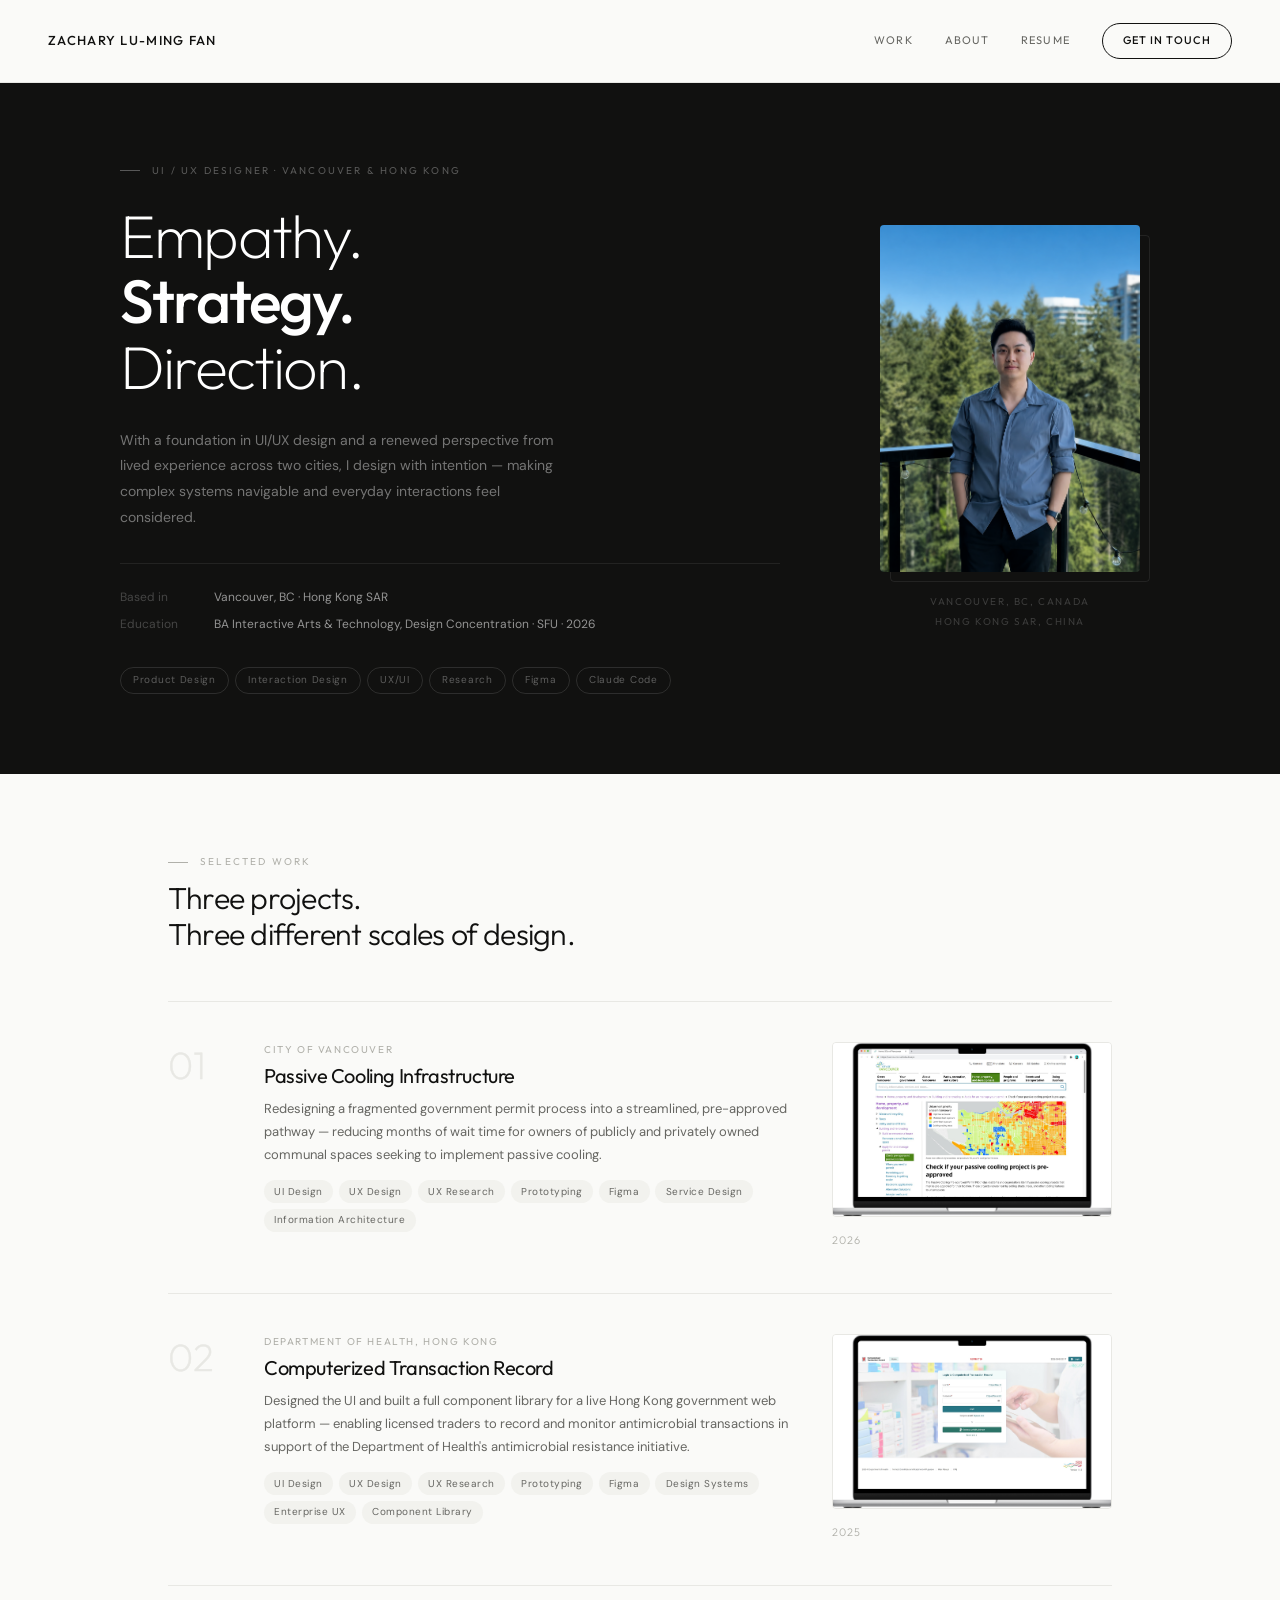
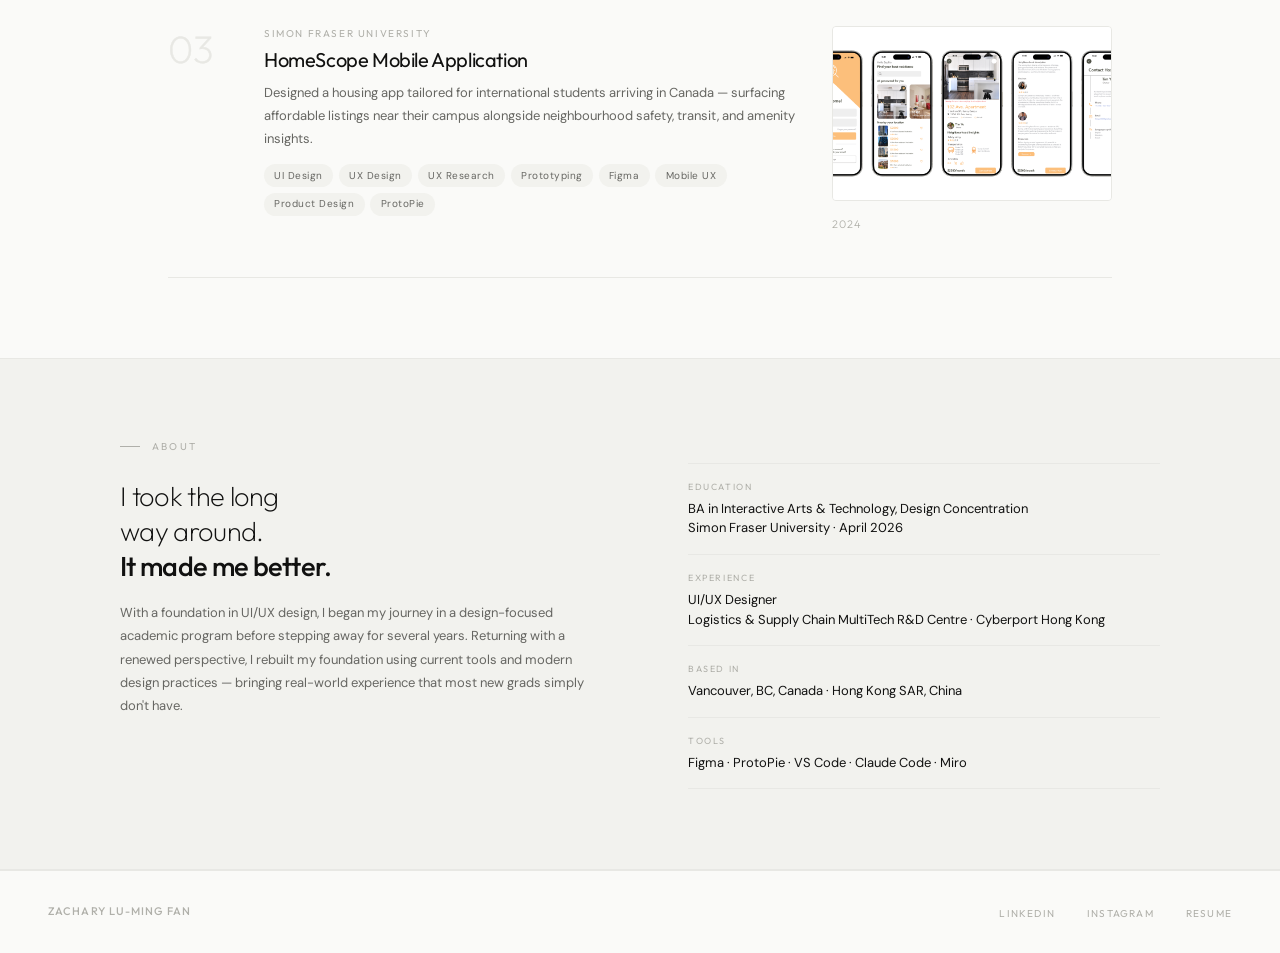
<file: index.html>
<!DOCTYPE html>
<html lang="en">
<head>
<meta charset="UTF-8">
<meta name="viewport" content="width=device-width, initial-scale=1.0">
<title>Zachary Lu-Ming Fan — UI / UX Designer</title>
<meta name="description" content="Portfolio of Zachary Lu-Ming Fan, a UI/UX designer based in Vancouver & Hong Kong — featuring government service design, enterprise design systems, and mobile product design work.">
<link rel="icon" type="image/svg+xml" href="favicon.svg">
<meta property="og:type" content="website">
<meta property="og:title" content="Zachary Lu-Ming Fan — UI / UX Designer">
<meta property="og:description" content="Portfolio of Zachary Lu-Ming Fan, a UI/UX designer based in Vancouver & Hong Kong — featuring government service design, enterprise design systems, and mobile product design work.">
<meta property="og:url" content="https://zachfan-96.github.io/">
<meta property="og:image" content="https://zachfan-96.github.io/me.png">
<meta name="twitter:card" content="summary_large_image">
<meta name="twitter:title" content="Zachary Lu-Ming Fan — UI / UX Designer">
<meta name="twitter:description" content="Portfolio of Zachary Lu-Ming Fan, a UI/UX designer based in Vancouver & Hong Kong.">
<meta name="twitter:image" content="https://zachfan-96.github.io/me.png">
<link href="https://fonts.googleapis.com/css2?family=Outfit:wght@200;300;400;500;600&family=DM+Sans:opsz,wght@9..40,300;9..40,400;9..40,500&display=swap" rel="stylesheet">
<link rel="stylesheet" href="styles.css">

<style>
/* HERO */
.hero { background: var(--ink); padding: 5rem 3rem; }
.hero-inner {
  max-width: 1040px; margin: 0 auto;
  display: grid; grid-template-columns: 1fr 300px; gap: 5rem; align-items: center;
}
.hero-eyebrow {
  font-family: 'Outfit', sans-serif; font-size: 10px; font-weight: 400;
  letter-spacing: 0.22em; text-transform: uppercase; color: rgba(255,255,255,0.3);
  margin-bottom: 1.5rem; display: flex; align-items: center; gap: 0.75rem;
}
.hero-eyebrow::before {
  content: ''; display: block; width: 20px; height: 0.5px; background: rgba(255,255,255,0.3);
}
.hero-h1 {
  font-family: 'Outfit', sans-serif; font-size: clamp(2.6rem, 5vw, 3.8rem);
  font-weight: 200; line-height: 1.08; color: #fff; letter-spacing: -0.03em; margin-bottom: 1.75rem;
}
.hero-h1 span { font-weight: 500; }
.hero-body { font-size: 14px; color: rgba(255,255,255,0.42); line-height: 1.85; max-width: 440px; margin-bottom: 2rem; }
.hero-meta {
  display: flex; flex-direction: column; gap: 0.5rem;
  margin-bottom: 2rem; padding-top: 1.5rem; border-top: 0.5px solid rgba(255,255,255,0.08);
}
.hero-meta-row { display: flex; gap: 1rem; font-size: 12px; }
.hero-meta-label { color: rgba(255,255,255,0.22); min-width: 78px; }
.hero-meta-value { color: rgba(255,255,255,0.55); }
.hero-tags { display: flex; flex-wrap: wrap; gap: 0.4rem; }
.tag {
  font-size: 10px; letter-spacing: 0.07em; padding: 0.3rem 0.75rem;
  border: 0.5px solid rgba(255,255,255,0.12); border-radius: 2rem; color: rgba(255,255,255,0.32);
}
.hero-right { display: flex; flex-direction: column; align-items: center; gap: 1.25rem; }
.photo-wrap { position: relative; width: 260px; }
.photo-wrap::before {
  content: ''; position: absolute; inset: 10px -10px -10px 10px;
  border: 0.5px solid rgba(255,255,255,0.08); border-radius: 4px; z-index: 0;
}
.photo-wrap img {
  position: relative; z-index: 1; width: 100%; aspect-ratio: 3/4;
  object-fit: cover; object-position: center top; border-radius: 4px; display: block; filter: grayscale(8%);
}
.hero-location {
  font-family: 'Outfit', sans-serif; font-size: 10px; letter-spacing: 0.16em;
  text-transform: uppercase; color: rgba(255,255,255,0.18); text-align: center; line-height: 2;
}

/* WORK */
.work { max-width: 1040px; margin: 0 auto; padding: 5rem 3rem; }
.section-title {
  font-family: 'Outfit', sans-serif; font-size: 1.9rem; font-weight: 300;
  letter-spacing: -0.025em; color: var(--ink); margin-bottom: 3rem; line-height: 1.2;
}
.projects { border-top: 0.5px solid var(--ink-10); }
.project-row {
  display: grid; grid-template-columns: 64px 1fr 280px; gap: 2rem;
  align-items: start; padding: 2.5rem 0; border-bottom: 0.5px solid var(--ink-10);
  text-decoration: none; color: inherit; transition: opacity 0.15s;
}
.project-row:hover { opacity: 0.82; }
.project-row:hover .proj-arrow { opacity: 1; transform: translateX(4px); }
.proj-num {
  font-family: 'Outfit', sans-serif; font-size: 2.4rem; font-weight: 200;
  color: var(--ink-10); line-height: 1; padding-top: 4px; -webkit-text-stroke: 0.5px var(--ink-10);
}
.proj-client {
  font-family: 'Outfit', sans-serif; font-size: 10px; letter-spacing: 0.16em;
  text-transform: uppercase; color: var(--ink-30); margin-bottom: 0.4rem;
}
.proj-title {
  font-family: 'Outfit', sans-serif; font-size: 1.25rem; font-weight: 400;
  letter-spacing: -0.02em; color: var(--ink); margin-bottom: 0.65rem; line-height: 1.2;
}
.proj-hook { font-size: 13px; color: var(--ink-60); line-height: 1.75; margin-bottom: 0.85rem; }
.proj-tags { display: flex; flex-wrap: wrap; gap: 0.35rem; }
.proj-tag {
  font-size: 10px; letter-spacing: 0.05em; padding: 0.22rem 0.65rem;
  background: var(--paper-2); border-radius: 2rem; color: var(--ink-60);
}
.proj-right { display: flex; flex-direction: column; }
.proj-img {
  width: 100%; aspect-ratio: 16/10; object-fit: cover; border-radius: 4px;
  border: 0.5px solid var(--ink-10); display: block; margin-bottom: 0.75rem;
}
.proj-meta { display: flex; justify-content: space-between; align-items: center; }
.proj-year {
  font-family: 'Outfit', sans-serif; font-size: 11px; font-weight: 300;
  letter-spacing: 0.1em; color: var(--ink-30);
}
.proj-arrow { font-size: 15px; color: var(--ink-30); opacity: 0; transition: opacity 0.2s, transform 0.2s; }

/* ABOUT */
.about { background: var(--paper-2); border-top: 0.5px solid var(--ink-10); border-bottom: 0.5px solid var(--ink-10); padding: 5rem 3rem; }
.about-inner { max-width: 1040px; margin: 0 auto; display: grid; grid-template-columns: 1fr 1fr; gap: 6rem; align-items: start; }
.about-headline {
  font-family: 'Outfit', sans-serif; font-size: 1.7rem; font-weight: 200;
  letter-spacing: -0.025em; color: var(--ink); line-height: 1.3; margin-bottom: 1rem; margin-top: 1.5rem;
}
.about-headline strong { font-weight: 500; }
.about-sub { font-size: 13px; color: var(--ink-60); line-height: 1.8; }
.about-rows { padding-top: 1.5rem; }
.about-row { padding: 1rem 0; border-bottom: 0.5px solid var(--ink-10); }
.about-row:first-child { border-top: 0.5px solid var(--ink-10); }
.about-row-label {
  font-family: 'Outfit', sans-serif; font-size: 9px; letter-spacing: 0.18em;
  text-transform: uppercase; color: var(--ink-30); margin-bottom: 0.3rem;
}
.about-row-value { font-size: 13px; color: var(--ink); line-height: 1.5; }

/* FOOTER */
footer {
  padding: 1.75rem 3rem; display: flex; align-items: center;
  justify-content: space-between; border-top: 0.5px solid var(--ink-10);
}
.footer-name {
  font-family: 'Outfit', sans-serif; font-size: 11px; font-weight: 500;
  letter-spacing: 0.1em; text-transform: uppercase; color: var(--ink-30);
}
.footer-links { display: flex; gap: 2rem; list-style: none; }
.footer-links a {
  font-family: 'Outfit', sans-serif; font-size: 10px; letter-spacing: 0.12em;
  text-transform: uppercase; color: var(--ink-30); text-decoration: none; transition: color 0.2s;
}
.footer-links a:hover { color: var(--ink); }

.hero-eyebrow { animation: fadeUp 0.5s ease both; }
.hero-h1      { animation: fadeUp 0.5s 0.07s ease both; }
.hero-body    { animation: fadeUp 0.5s 0.14s ease both; }
.hero-meta    { animation: fadeUp 0.5s 0.2s ease both; }
.hero-tags    { animation: fadeUp 0.5s 0.26s ease both; }
.hero-right   { animation: fadeUp 0.6s 0.12s ease both; }

@media (max-width: 768px) {
  .nav-link { display: none; }
  .hero { padding: 3rem 1.5rem; }
  .hero-inner { grid-template-columns: 1fr; gap: 2.5rem; }
  .hero-right { display: none; }
  .work { padding: 3rem 1.5rem; }
  .project-row { grid-template-columns: 48px 1fr; }
  .proj-right { display: none; }
  .about { padding: 3rem 1.5rem; }
  .about-inner { grid-template-columns: 1fr; gap: 2rem; }
  footer { padding: 1.5rem; flex-direction: column; gap: 1rem; text-align: center; }
}
</style>
</head>

<body>

<nav>
  <a class="nav-name" href="index.html">Zachary Lu-Ming Fan</a>
  <div class="nav-right">
    <a class="nav-link" href="#work">Work</a>
    <a class="nav-link" href="#about">About</a>
    <a class="nav-link" href="zachary_fan_resume_v6.pdf" target="_blank" rel="noopener noreferrer">Resume</a>
    <a class="nav-cta" href="mailto:zac0923@hotmail.com">Get in touch</a>
  </div>
</nav>

<section class="hero">
  <div class="hero-inner">
    <div class="hero-left">
      <div class="hero-eyebrow">UI / UX Designer · Vancouver &amp; Hong Kong</div>
      <h1 class="hero-h1">Empathy.<br><span>Strategy.</span><br>Direction.</h1>
      <p class="hero-body">With a foundation in UI/UX design and a renewed perspective from lived experience across two cities, I design with intention — making complex systems navigable and everyday interactions feel considered.</p>
      <div class="hero-meta">
        <div class="hero-meta-row">
          <span class="hero-meta-label">Based in</span>
          <span class="hero-meta-value">Vancouver, BC · Hong Kong SAR</span>
        </div>
        <div class="hero-meta-row">
          <span class="hero-meta-label">Education</span>
          <span class="hero-meta-value">BA Interactive Arts &amp; Technology, Design Concentration · SFU · 2026</span>
        </div>
      </div>
      <div class="hero-tags">
        <span class="tag">Product Design</span>
        <span class="tag">Interaction Design</span>
        <span class="tag">UX/UI</span>
        <span class="tag">Research</span>
        <span class="tag">Figma</span>
        <span class="tag">Claude Code</span>
      </div>
    </div>
    <div class="hero-right">
      <div class="photo-wrap">
        <img src="me.png" width="1086" height="1448" alt="Zachary Lu-Ming Fan">
      </div>
      <div class="hero-location">Vancouver, BC, Canada<br>Hong Kong SAR, China</div>
    </div>
  </div>
</section>

<section class="work" id="work">
  <div class="section-eyebrow">Selected work</div>
  <div class="section-title">Three projects.<br>Three different scales of design.</div>
  <div class="projects">

    <a class="project-row" href="cov_case_study.html">
      <div class="proj-num">01</div>
      <div class="proj-info">
        <div class="proj-client">City of Vancouver</div>
        <div class="proj-title">Passive Cooling Infrastructure</div>
        <div class="proj-hook">Redesigning a fragmented government permit process into a streamlined, pre-approved pathway — reducing months of wait time for owners of publicly and privately owned communal spaces seeking to implement passive cooling.</div>
        <div class="proj-tags">
          <span class="proj-tag">UI Design</span><span class="proj-tag">UX Design</span>
          <span class="proj-tag">UX Research</span><span class="proj-tag">Prototyping</span>
          <span class="proj-tag">Figma</span><span class="proj-tag">Service Design</span>
          <span class="proj-tag">Information Architecture</span>
        </div>
      </div>
      <div class="proj-right">
        <img loading="lazy" class="proj-img" src="portfolio-cov.png" width="1446" height="876" alt="City of Vancouver project">
        <div class="proj-meta"><span class="proj-year">2026</span><span class="proj-arrow">→</span></div>
      </div>
    </a>

    <a class="project-row" href="ctr_case_study.html">
      <div class="proj-num">02</div>
      <div class="proj-info">
        <div class="proj-client">Department of Health, Hong Kong</div>
        <div class="proj-title">Computerized Transaction Record</div>
        <div class="proj-hook">Designed the UI and built a full component library for a live Hong Kong government web platform — enabling licensed traders to record and monitor antimicrobial transactions in support of the Department of Health's antimicrobial resistance initiative.</div>
        <div class="proj-tags">
          <span class="proj-tag">UI Design</span><span class="proj-tag">UX Design</span>
          <span class="proj-tag">UX Research</span><span class="proj-tag">Prototyping</span>
          <span class="proj-tag">Figma</span><span class="proj-tag">Design Systems</span>
          <span class="proj-tag">Enterprise UX</span><span class="proj-tag">Component Library</span>
        </div>
      </div>
      <div class="proj-right">
        <img loading="lazy" class="proj-img" src="portfolio-ctr.png" width="1446" height="876" alt="CTR Hong Kong project">
        <div class="proj-meta"><span class="proj-year">2025</span><span class="proj-arrow">→</span></div>
      </div>
    </a>

    <a class="project-row" href="homescope_case_study.html">
      <div class="proj-num">03</div>
      <div class="proj-info">
        <div class="proj-client">Simon Fraser University</div>
        <div class="proj-title">HomeScope Mobile Application</div>
        <div class="proj-hook">Designed a housing app tailored for international students arriving in Canada — surfacing affordable listings near their campus alongside neighbourhood safety, transit, and amenity insights.</div>
        <div class="proj-tags">
          <span class="proj-tag">UI Design</span><span class="proj-tag">UX Design</span>
          <span class="proj-tag">UX Research</span><span class="proj-tag">Prototyping</span>
          <span class="proj-tag">Figma</span><span class="proj-tag">Mobile UX</span>
          <span class="proj-tag">Product Design</span><span class="proj-tag">ProtoPie</span>
        </div>
      </div>
      <div class="proj-right">
        <img loading="lazy" class="proj-img" src="portfolio-homescope.png" width="2623" height="1216" alt="HomeScope project">
        <div class="proj-meta"><span class="proj-year">2024</span><span class="proj-arrow">→</span></div>
      </div>
    </a>

  </div>
</section>

<div class="about" id="about">
  <div class="about-inner">
    <div>
      <div class="section-eyebrow">About</div>
      <div class="about-headline">I took the long<br>way around.<br><strong>It made me better.</strong></div>
      <p class="about-sub">With a foundation in UI/UX design, I began my journey in a design-focused academic program before stepping away for several years. Returning with a renewed perspective, I rebuilt my foundation using current tools and modern design practices — bringing real-world experience that most new grads simply don't have.</p>
    </div>
    <div class="about-rows">
      <div class="about-row">
        <div class="about-row-label">Education</div>
        <div class="about-row-value">BA in Interactive Arts &amp; Technology, Design Concentration<br>Simon Fraser University · April 2026</div>
      </div>
      <div class="about-row">
        <div class="about-row-label">Experience</div>
        <div class="about-row-value">UI/UX Designer<br>Logistics &amp; Supply Chain MultiTech R&amp;D Centre · Cyberport Hong Kong</div>
      </div>
      <div class="about-row">
        <div class="about-row-label">Based in</div>
        <div class="about-row-value">Vancouver, BC, Canada · Hong Kong SAR, China</div>
      </div>
      <div class="about-row">
        <div class="about-row-label">Tools</div>
        <div class="about-row-value">Figma · ProtoPie · VS Code · Claude Code · Miro</div>
      </div>
    </div>
  </div>
</div>

<footer>
  <span class="footer-name">Zachary Lu-Ming Fan</span>
  <ul class="footer-links">
    <li><a href="https://linkedin.com/in/zachlumingfan" target="_blank" rel="noopener noreferrer">LinkedIn</a></li>
    <li><a href="https://www.instagram.com/zlm.fan/" target="_blank" rel="noopener noreferrer">Instagram</a></li>
    <li><a href="zachary_fan_resume_v6.pdf" target="_blank" rel="noopener noreferrer">Resume</a></li>
  </ul>
</footer>

</body>
</html>
</file>
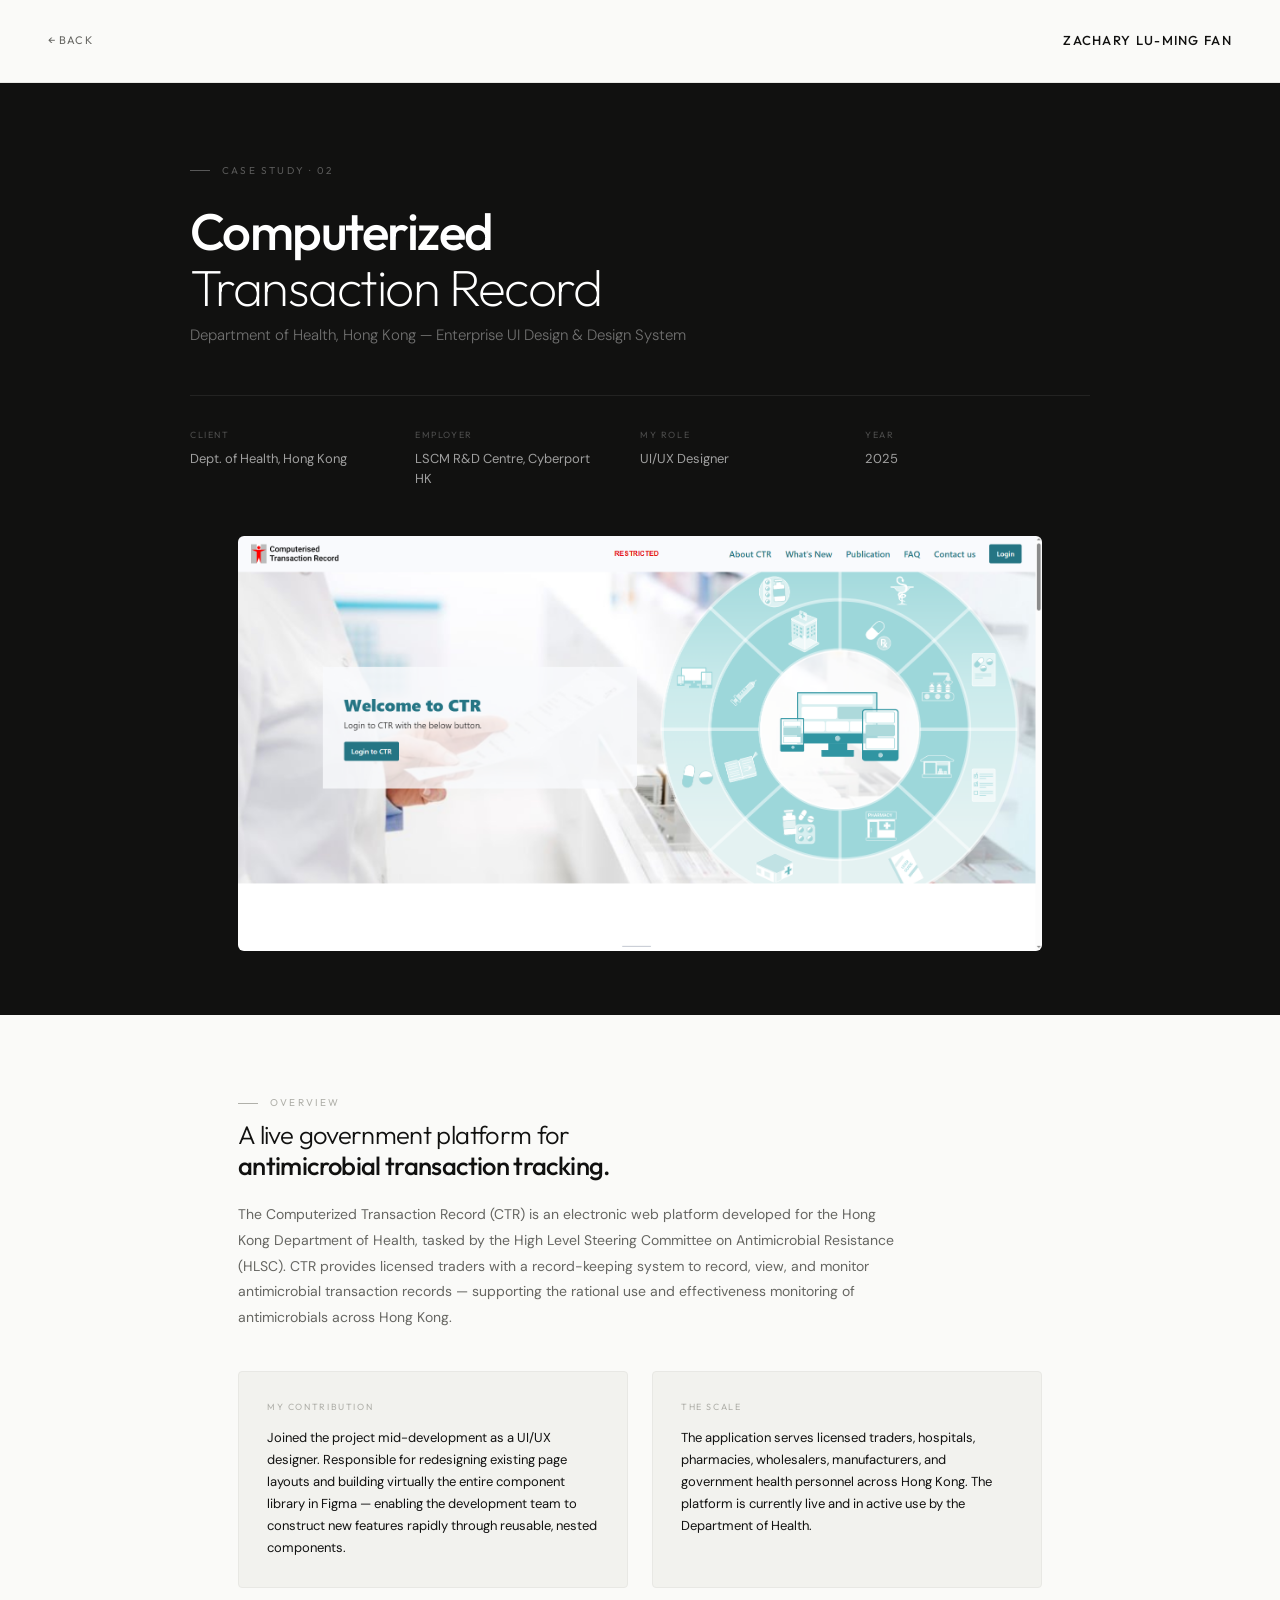
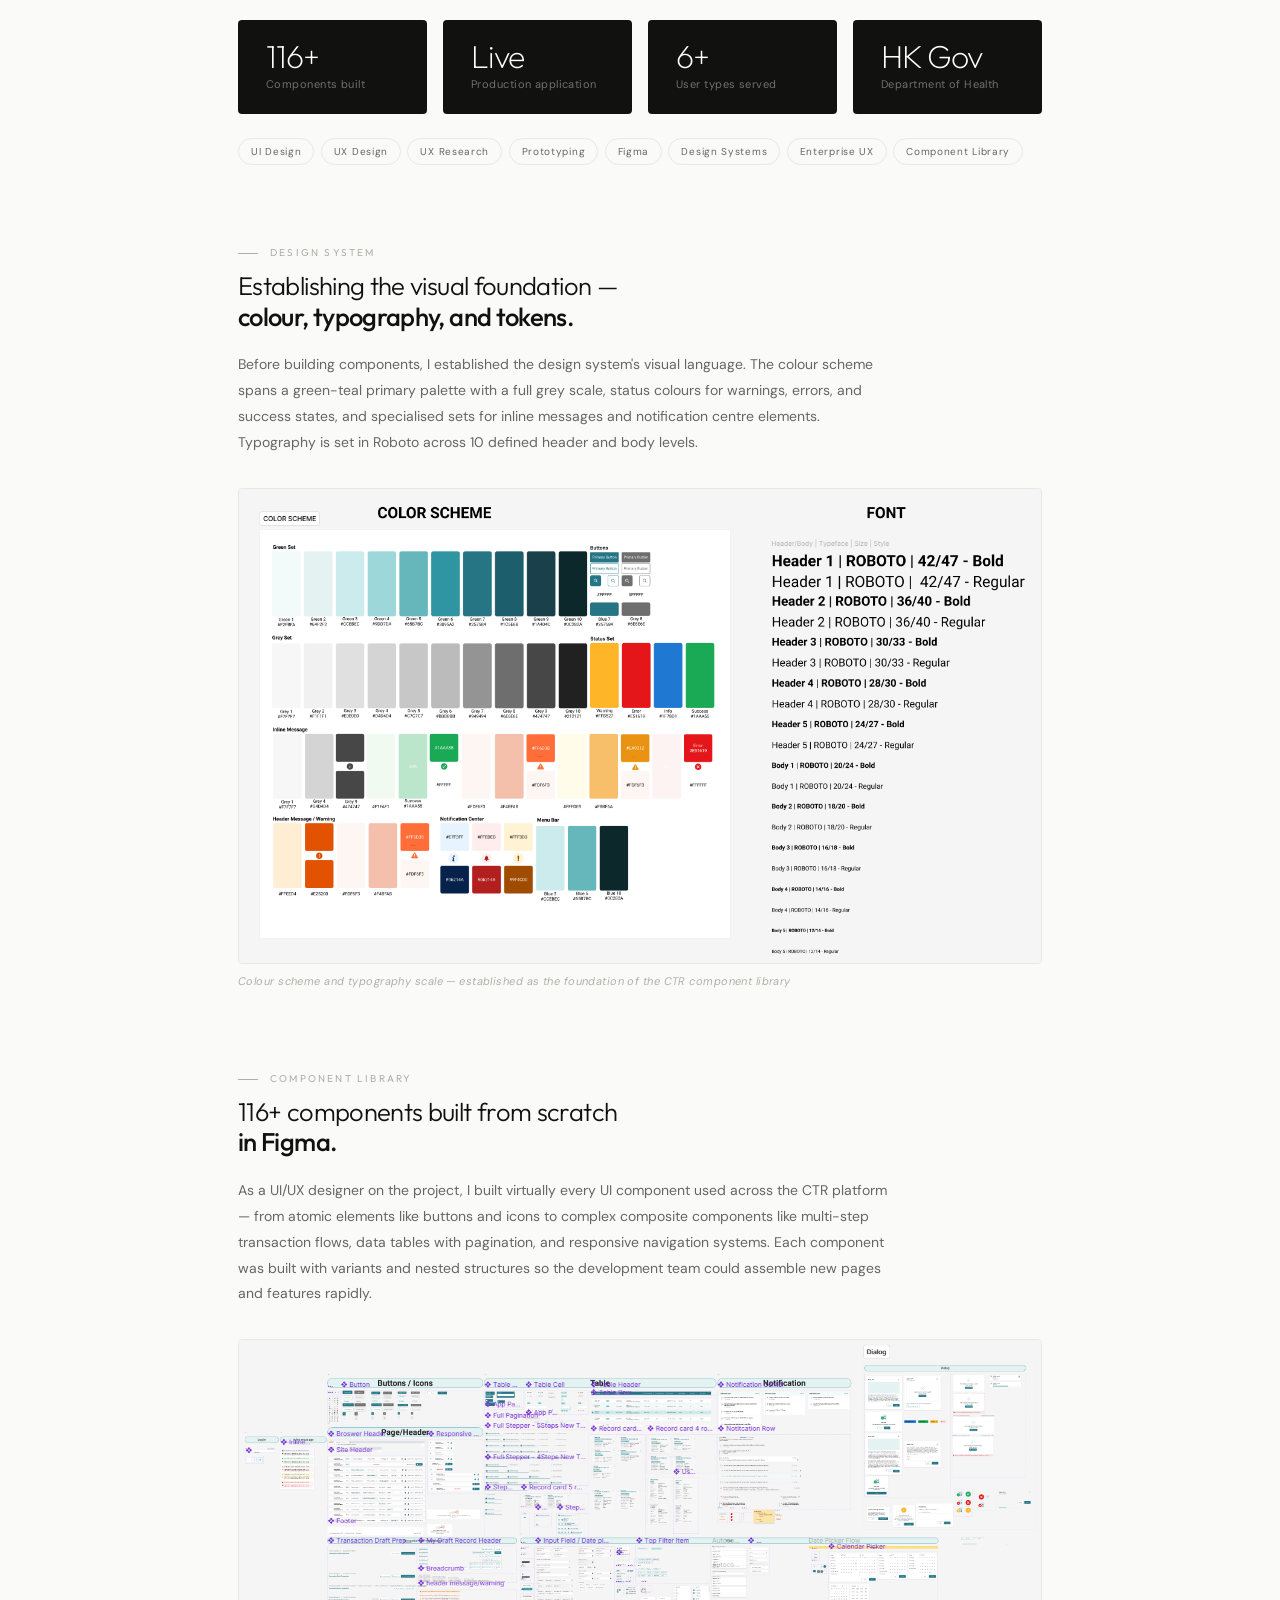
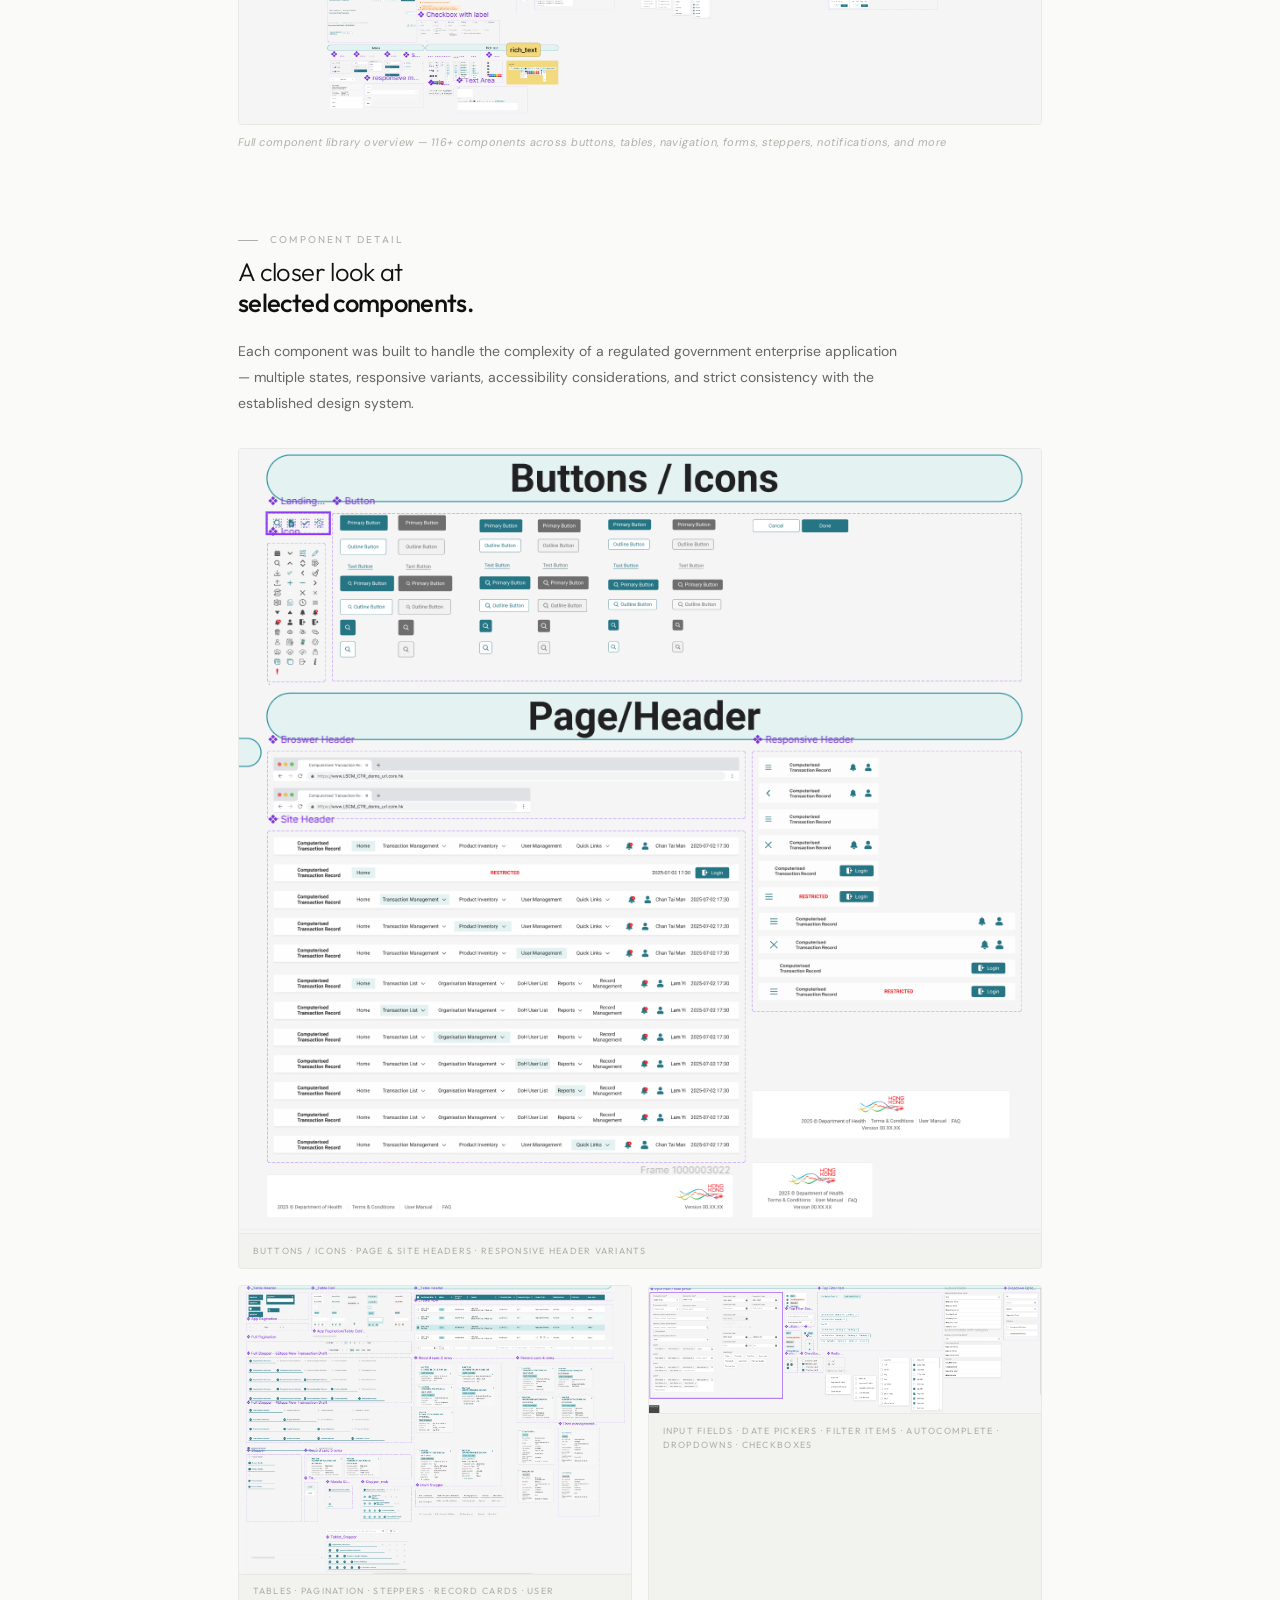
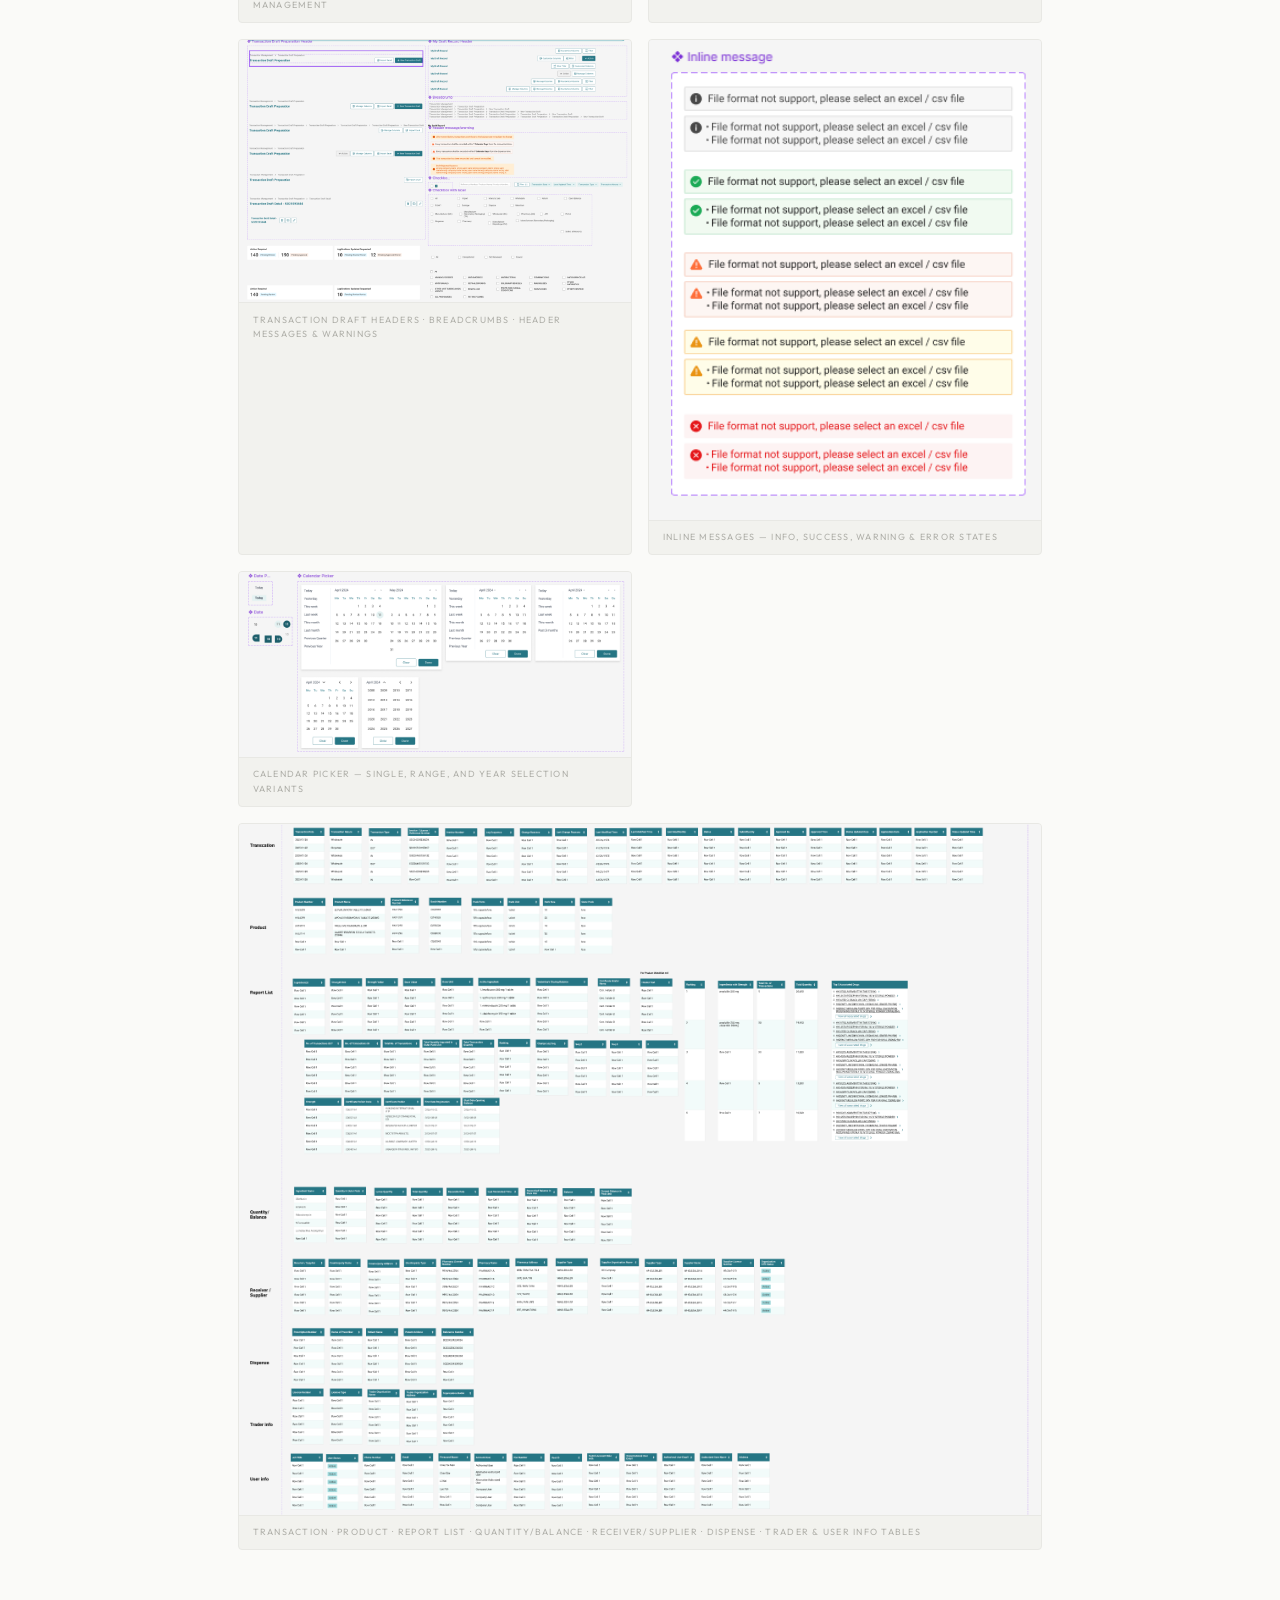
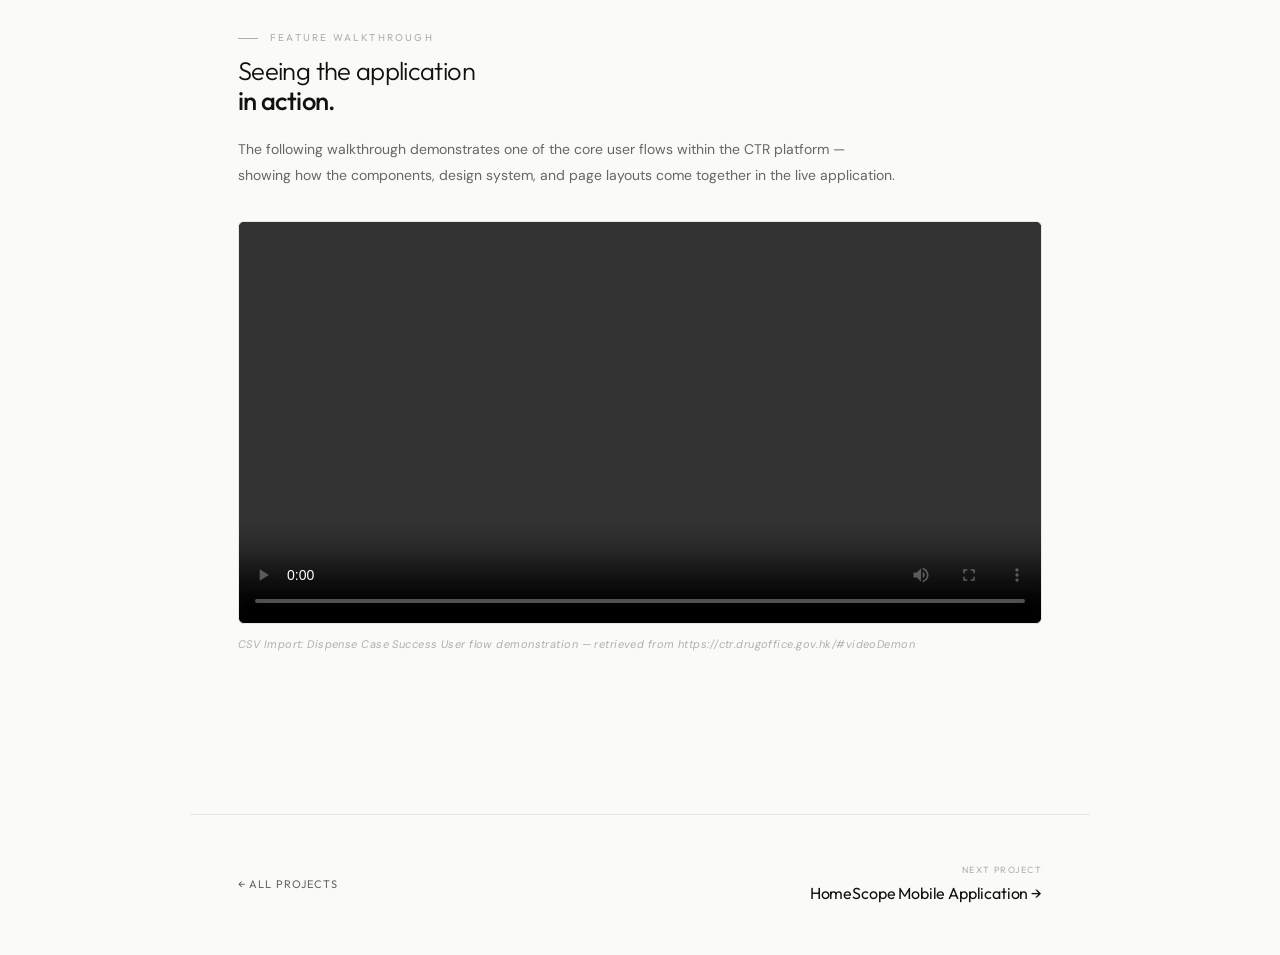
<file: ctr_case_study.html>
<!DOCTYPE html>
<html lang="en">
<head>
<meta charset="UTF-8">
<meta name="referrer" content="strict-origin-when-cross-origin">
<meta name="viewport" content="width=device-width, initial-scale=1.0">
<title>Computerized Transaction Record — Zachary Lu-Ming Fan</title>
<meta name="description" content="Department of Health, Hong Kong — UI design and a full component library for a live government web platform supporting antimicrobial transaction tracking.">
<link rel="icon" type="image/svg+xml" href="favicon.svg">
<meta property="og:type" content="article">
<meta property="og:title" content="Computerized Transaction Record — Zachary Lu-Ming Fan">
<meta property="og:description" content="Department of Health, Hong Kong — UI design and a full component library for a live government web platform supporting antimicrobial transaction tracking.">
<meta property="og:url" content="https://zachfan-96.github.io/ctr_case_study.html">
<meta property="og:image" content="https://zachfan-96.github.io/portfolio-ctr.png">
<meta name="twitter:card" content="summary_large_image">
<meta name="twitter:title" content="Computerized Transaction Record — Zachary Lu-Ming Fan">
<meta name="twitter:description" content="Department of Health, Hong Kong — UI design and a full component library for a live government web platform.">
<meta name="twitter:image" content="https://zachfan-96.github.io/portfolio-ctr.png">
<link href="https://fonts.googleapis.com/css2?family=Outfit:wght@200;300;400;500;600&family=DM+Sans:opsz,wght@9..40,300;9..40,400;9..40,500&display=swap" rel="stylesheet">
<link rel="stylesheet" href="styles.css">

<style>
.case-hero-img {
  max-width: 900px; margin: 3rem auto 0; padding: 0 3rem;
  border-radius: 6px; overflow: hidden;
}
.case-hero-img img { width: 100%; display: block; border-radius: 6px; }

.case-content { max-width: 900px; margin: 0 auto; padding: 5rem 3rem; }
.case-section { margin-bottom: 5rem; }

.overview-grid {
  display: grid; grid-template-columns: 1fr 1fr; gap: 1.5rem; margin-top: 2.5rem;
}

/* STAT PILLS */
.stat-row {
  display: flex; gap: 1rem; margin-top: 2rem; flex-wrap: wrap;
}
.stat-pill {
  padding: 1.25rem 1.75rem; background: var(--ink); border-radius: 4px;
  display: flex; flex-direction: column; gap: 0.25rem; flex: 1; min-width: 140px;
}
.stat-num {
  font-family: 'Outfit', sans-serif; font-size: 2rem; font-weight: 200;
  color: #fff; letter-spacing: -0.03em; line-height: 1;
}
.stat-label { font-size: 11px; color: rgba(255,255,255,0.4); letter-spacing: 0.04em; }

/* COMPONENT GRID */
.component-grid {
  display: grid; grid-template-columns: 1fr 1fr; gap: 1rem; margin-top: 2rem;
}
.component-card {
  border: 0.5px solid var(--ink-10); border-radius: 4px; overflow: hidden;
  background: var(--paper-2);
}
.component-card img { width: 100%; display: block; cursor: zoom-in; }
.component-card-label {
  padding: 0.6rem 0.85rem;
  font-family: 'Outfit', sans-serif; font-size: 9px; letter-spacing: 0.14em;
  text-transform: uppercase; color: var(--ink-30);
  border-top: 0.5px solid var(--ink-10);
}

.component-card-wide {
  grid-column: 1 / -1;
  border: 0.5px solid var(--ink-10); border-radius: 4px; overflow: hidden;
  background: var(--paper-2);
}
.component-card-wide img { width: 100%; display: block; cursor: zoom-in; }
.component-card-wide .component-card-label {
  padding: 0.6rem 0.85rem;
  font-family: 'Outfit', sans-serif; font-size: 9px; letter-spacing: 0.14em;
  text-transform: uppercase; color: var(--ink-30);
  border-top: 0.5px solid var(--ink-10);
}

/* VIDEO */
.video-wrap {
  margin-top: 2rem; border-radius: 6px; overflow: hidden;
  border: 0.5px solid var(--ink-10); background: #000;
}

.video-wrap iframe { width: 100%; display: block; height: 500px; }

.video-placeholder {
  margin-top: 2rem; border-radius: 6px; overflow: hidden;
  border: 0.5px dashed var(--ink-10); background: var(--paper-2);
  padding: 4rem 2rem; text-align: center;
}
.video-placeholder-label {
  font-family: 'Outfit', sans-serif; font-size: 11px; letter-spacing: 0.14em;
  text-transform: uppercase; color: var(--ink-30);
}

@media (max-width: 768px) {
  .case-hero-img { padding: 0 1.5rem; }
  .overview-grid { grid-template-columns: 1fr; }
  .component-grid { grid-template-columns: 1fr; }
  .stat-row { flex-direction: column; }
}

</style>
</head>

<body>

<nav>
  <a class="nav-back" href="index.html">← Back</a>
  <a class="nav-name" href="index.html">Zachary Lu-Ming Fan</a>
</nav>

<div class="case-hero">
  <div class="case-hero-inner">
    <div class="case-eyebrow">Case Study · 02</div>
    <h1 class="case-title"><span>Computerized</span><br>Transaction Record</h1>
    <p class="case-subtitle">Department of Health, Hong Kong — Enterprise UI Design &amp; Design System</p>
    <div class="case-meta-grid">
      <div class="case-meta-item">
        <div class="case-meta-label">Client</div>
        <div class="case-meta-value">Dept. of Health, Hong Kong</div>
      </div>
      <div class="case-meta-item">
        <div class="case-meta-label">Employer</div>
        <div class="case-meta-value">LSCM R&amp;D Centre, Cyberport HK</div>
      </div>
      <div class="case-meta-item">
        <div class="case-meta-label">My Role</div>
        <div class="case-meta-value">UI/UX Designer</div>
      </div>
      <div class="case-meta-item">
        <div class="case-meta-label">Year</div>
        <div class="case-meta-value">2025</div>
      </div>
    </div>
  </div>
  <div class="case-hero-img">
    <img src="ctr-homepage.png" width="1857" height="958" alt="CTR Live Application">
  </div>
</div>

<div class="case-content">

  <!-- OVERVIEW -->
  <div class="case-section">
    <div class="section-label">Overview</div>
    <h2 class="section-heading">A live government platform for<br><strong>antimicrobial transaction tracking.</strong></h2>
    <p class="section-body">The Computerized Transaction Record (CTR) is an electronic web platform developed for the Hong Kong Department of Health, tasked by the High Level Steering Committee on Antimicrobial Resistance (HLSC). CTR provides licensed traders with a record-keeping system to record, view, and monitor antimicrobial transaction records — supporting the rational use and effectiveness monitoring of antimicrobials across Hong Kong.</p>
    <div class="overview-grid">
      <div class="overview-block">
        <div class="overview-block-label">My Contribution</div>
        <div class="overview-block-text">Joined the project mid-development as a UI/UX designer. Responsible for redesigning existing page layouts and building virtually the entire component library in Figma — enabling the development team to construct new features rapidly through reusable, nested components.</div>
      </div>
      <div class="overview-block">
        <div class="overview-block-label">The Scale</div>
        <div class="overview-block-text">The application serves licensed traders, hospitals, pharmacies, wholesalers, manufacturers, and government health personnel across Hong Kong. The platform is currently live and in active use by the Department of Health.</div>
      </div>
    </div>
    <div class="stat-row">
      <div class="stat-pill">
        <span class="stat-num">116+</span>
        <span class="stat-label">Components built</span>
      </div>
      <div class="stat-pill">
        <span class="stat-num">Live</span>
        <span class="stat-label">Production application</span>
      </div>
      <div class="stat-pill">
        <span class="stat-num">6+</span>
        <span class="stat-label">User types served</span>
      </div>
      <div class="stat-pill">
        <span class="stat-num">HK Gov</span>
        <span class="stat-label">Department of Health</span>
      </div>
    </div>
    <div class="case-tags">
      <span class="case-tag">UI Design</span>
      <span class="case-tag">UX Design</span>
      <span class="case-tag">UX Research</span>
      <span class="case-tag">Prototyping</span>
      <span class="case-tag">Figma</span>
      <span class="case-tag">Design Systems</span>
      <span class="case-tag">Enterprise UX</span>
      <span class="case-tag">Component Library</span>
    </div>
  </div>

  <!-- DESIGN SYSTEM -->
  <div class="case-section">
    <div class="section-label">Design System</div>
    <h2 class="section-heading">Establishing the visual foundation —<br><strong>colour, typography, and tokens.</strong></h2>
    <p class="section-body">Before building components, I established the design system's visual language. The colour scheme spans a green-teal primary palette with a full grey scale, status colours for warnings, errors, and success states, and specialised sets for inline messages and notification centre elements. Typography is set in Roboto across 10 defined header and body levels.</p>
    <a href="#lb-1" class="lightbox-link" aria-label="Enlarge image">
      <img loading="lazy" class="full-img" src="ctr-design-system.png" width="1327" height="784" alt="CTR Design System - Colour and Typography">
    </a>
    <div class="img-caption">Colour scheme and typography scale — established as the foundation of the CTR component library</div>
    <div id="lb-1" class="lightbox">
      <a href="#!" class="lightbox-backdrop" aria-label="Close enlarged image"></a>
      <a href="#!" class="lightbox-close" aria-label="Close enlarged image">&times;</a>
      <img src="ctr-design-system.png" alt="CTR Design System - Colour and Typography">
    </div>
  </div>

  <!-- COMPONENT LIBRARY OVERVIEW -->
  <div class="case-section">
    <div class="section-label">Component Library</div>
    <h2 class="section-heading">116+ components built from scratch<br><strong>in Figma.</strong></h2>
    <p class="section-body">As a UI/UX designer on the project, I built virtually every UI component used across the CTR platform — from atomic elements like buttons and icons to complex composite components like multi-step transaction flows, data tables with pagination, and responsive navigation systems. Each component was built with variants and nested structures so the development team could assemble new pages and features rapidly.</p>
    <a href="#lb-2" class="lightbox-link" aria-label="Enlarge image">
      <img loading="lazy" class="full-img" src="ctr-components-overview.png" width="1356" height="648" alt="CTR Component Library Overview">
    </a>
    <div class="img-caption">Full component library overview — 116+ components across buttons, tables, navigation, forms, steppers, notifications, and more</div>
    <div id="lb-2" class="lightbox">
      <a href="#!" class="lightbox-backdrop" aria-label="Close enlarged image"></a>
      <a href="#!" class="lightbox-close" aria-label="Close enlarged image">&times;</a>
      <img src="ctr-components-overview.png" alt="CTR Component Library Overview">
    </div>
  </div>

  <!-- COMPONENT CLOSEUPS -->
  <div class="case-section">
    <div class="section-label">Component Detail</div>
    <h2 class="section-heading">A closer look at<br><strong>selected components.</strong></h2>
    <p class="section-body">Each component was built to handle the complexity of a regulated government enterprise application — multiple states, responsive variants, accessibility considerations, and strict consistency with the established design system.</p>

    <div class="component-grid" style="margin-top:2rem;">

      <div class="component-card-wide">
        <a href="#lb-3" class="lightbox-link" aria-label="Enlarge image">
          <img loading="lazy" src="ctr-closeup-button-and-header-components.png" width="915" height="894" alt="Buttons, Icons and Page Headers">
        </a>
        <div class="component-card-label">Buttons / Icons · Page &amp; Site Headers · Responsive Header variants</div>
      </div>
      <div id="lb-3" class="lightbox">
        <a href="#!" class="lightbox-backdrop" aria-label="Close enlarged image"></a>
        <a href="#!" class="lightbox-close" aria-label="Close enlarged image">&times;</a>
        <img src="ctr-closeup-button-and-header-components.png" alt="Buttons, Icons and Page Headers">
      </div>

      <div class="component-card">
        <a href="#lb-4" class="lightbox-link" aria-label="Enlarge image">
          <img loading="lazy" src="ctr-closeup-table-components-1.png" width="1197" height="879" alt="Table Components">
        </a>
        <div class="component-card-label">Tables · Pagination · Steppers · Record Cards · User Management</div>
      </div>
      <div id="lb-4" class="lightbox">
        <a href="#!" class="lightbox-backdrop" aria-label="Close enlarged image"></a>
        <a href="#!" class="lightbox-close" aria-label="Close enlarged image">&times;</a>
        <img src="ctr-closeup-table-components-1.png" alt="Table Components">
      </div>

      <div class="component-card">
        <a href="#lb-5" class="lightbox-link" aria-label="Enlarge image">
          <img loading="lazy" src="ctr-closeup-filter-components.png" width="1321" height="430" alt="Filter and Input Components">
        </a>
        <div class="component-card-label">Input Fields · Date Pickers · Filter Items · Autocomplete · Dropdowns · Checkboxes</div>
      </div>
      <div id="lb-5" class="lightbox">
        <a href="#!" class="lightbox-backdrop" aria-label="Close enlarged image"></a>
        <a href="#!" class="lightbox-close" aria-label="Close enlarged image">&times;</a>
        <img src="ctr-closeup-filter-components.png" alt="Filter and Input Components">
      </div>

      <div class="component-card">
        <a href="#lb-6" class="lightbox-link" aria-label="Enlarge image">
          <img loading="lazy" src="ctr-closeup-transaction-components.png" width="1256" height="838" alt="Transaction Components">
        </a>
        <div class="component-card-label">Transaction Draft Headers · Breadcrumbs · Header Messages &amp; Warnings</div>
      </div>
      <div id="lb-6" class="lightbox">
        <a href="#!" class="lightbox-backdrop" aria-label="Close enlarged image"></a>
        <a href="#!" class="lightbox-close" aria-label="Close enlarged image">&times;</a>
        <img src="ctr-closeup-transaction-components.png" alt="Transaction Components">
      </div>

      <div class="component-card">
        <a href="#lb-7" class="lightbox-link" aria-label="Enlarge image">
          <img loading="lazy" src="ctr-closeup-inline-message-component.png" width="355" height="434" alt="Inline Message Components">
        </a>
        <div class="component-card-label">Inline Messages — Info, Success, Warning &amp; Error states</div>
      </div>
      <div id="lb-7" class="lightbox">
        <a href="#!" class="lightbox-backdrop" aria-label="Close enlarged image"></a>
        <a href="#!" class="lightbox-close" aria-label="Close enlarged image">&times;</a>
        <img src="ctr-closeup-inline-message-component.png" alt="Inline Message Components">
      </div>

      <div class="component-card">
        <a href="#lb-8" class="lightbox-link" aria-label="Enlarge image">
          <img loading="lazy" src="ctr-closeup-date-picker-components.png" width="1042" height="490" alt="Date Picker Components">
        </a>
        <div class="component-card-label">Calendar Picker — single, range, and year selection variants</div>
      </div>
      <div id="lb-8" class="lightbox">
        <a href="#!" class="lightbox-backdrop" aria-label="Close enlarged image"></a>
        <a href="#!" class="lightbox-close" aria-label="Close enlarged image">&times;</a>
        <img src="ctr-closeup-date-picker-components.png" alt="Date Picker Components">
      </div>

      <div class="component-card-wide">
        <a href="#lb-9" class="lightbox-link" aria-label="Enlarge image">
          <img loading="lazy" src="ctr-closeup-table-components-2.png" width="947" height="816" alt="Table Components 2">
        </a>
        <div class="component-card-label">Transaction · Product · Report List · Quantity/Balance · Receiver/Supplier · Dispense · Trader &amp; User Info Tables</div>
      </div>
      <div id="lb-9" class="lightbox">
        <a href="#!" class="lightbox-backdrop" aria-label="Close enlarged image"></a>
        <a href="#!" class="lightbox-close" aria-label="Close enlarged image">&times;</a>
        <img src="ctr-closeup-table-components-2.png" alt="Table Components 2">
      </div>

    </div>
  </div>

  <!-- VIDEO -->
  <div class="case-section">
    <div class="section-label">Feature Walkthrough</div>
    <h2 class="section-heading">Seeing the application<br><strong>in action.</strong></h2>
    <p class="section-body">The following walkthrough demonstrates one of the core user flows within the CTR platform — showing how the components, design system, and page layouts come together in the live application.</p>

    <div class="video-wrap">
      <video controls preload="metadata" width="100%" style="border-radius: 6px; display: block;">
        <source src="ctr_demo.mp4" type="video/mp4">
      </video>
    </div>

    <div class="img-caption" style="margin-top:0.75rem;">CSV Import: Dispense Case Success User flow demonstration — retrieved from https://ctr.drugoffice.gov.hk/#videoDemon</div>
  </div>

</div>

<div class="case-bottom-nav">
  <a class="back-link" href="index.html">← All projects</a>
  <a class="next-project" href="homescope_case_study.html">
    <span class="next-label">Next project</span>
    <span class="next-title">HomeScope Mobile Application →</span>
  </a>
</div>

</body>
</html>
</file>
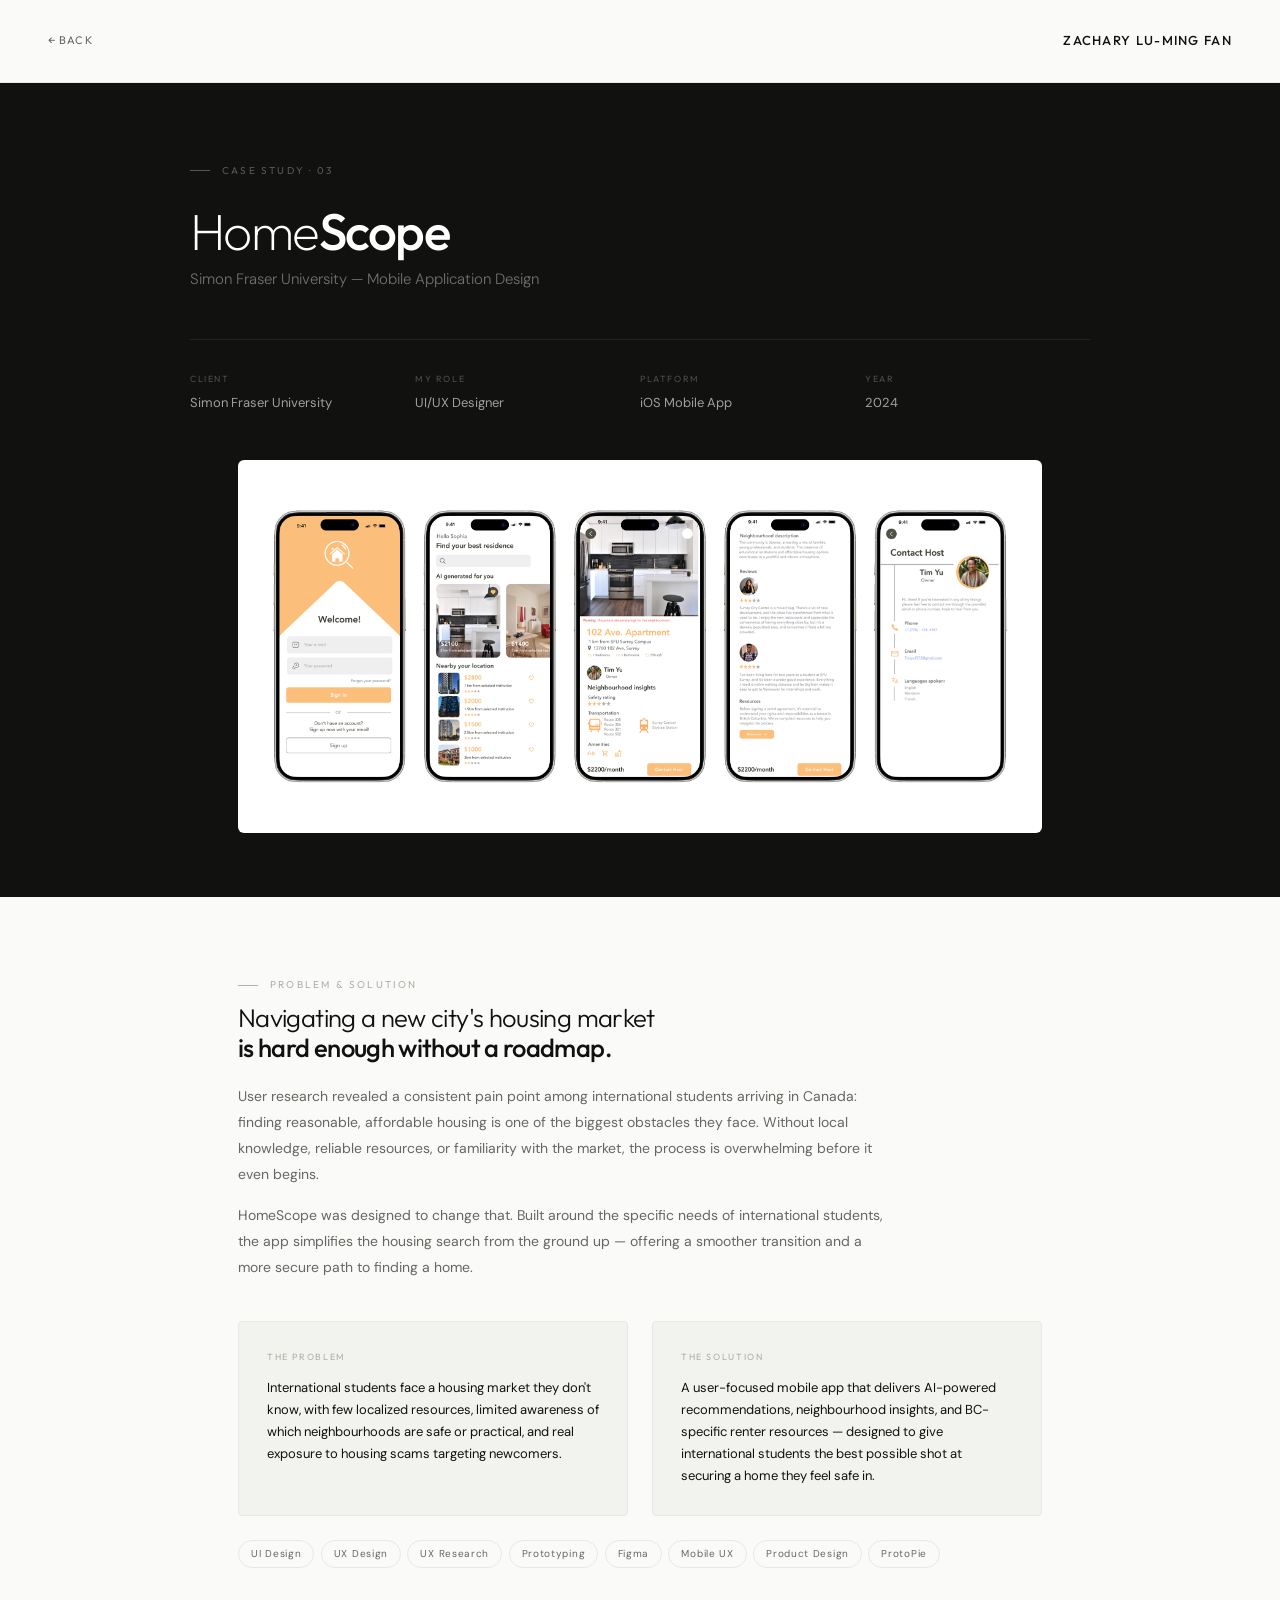
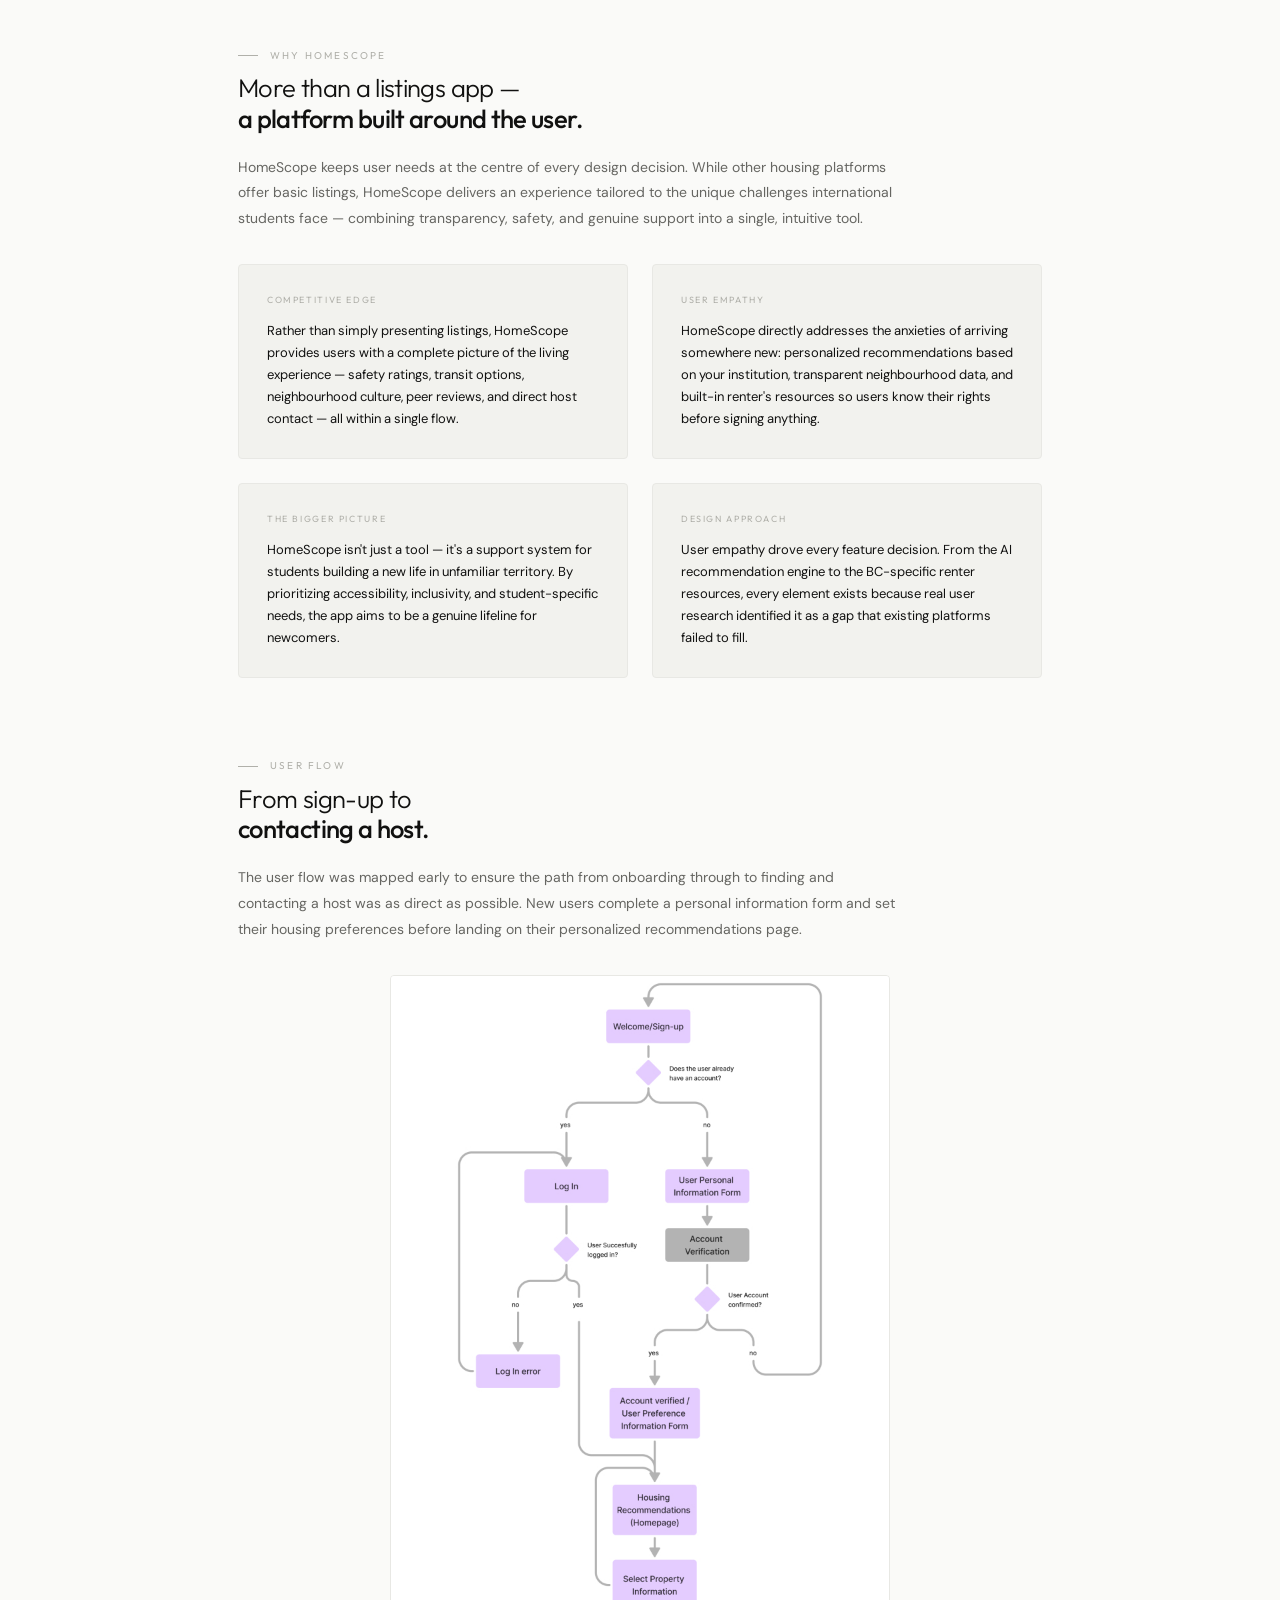
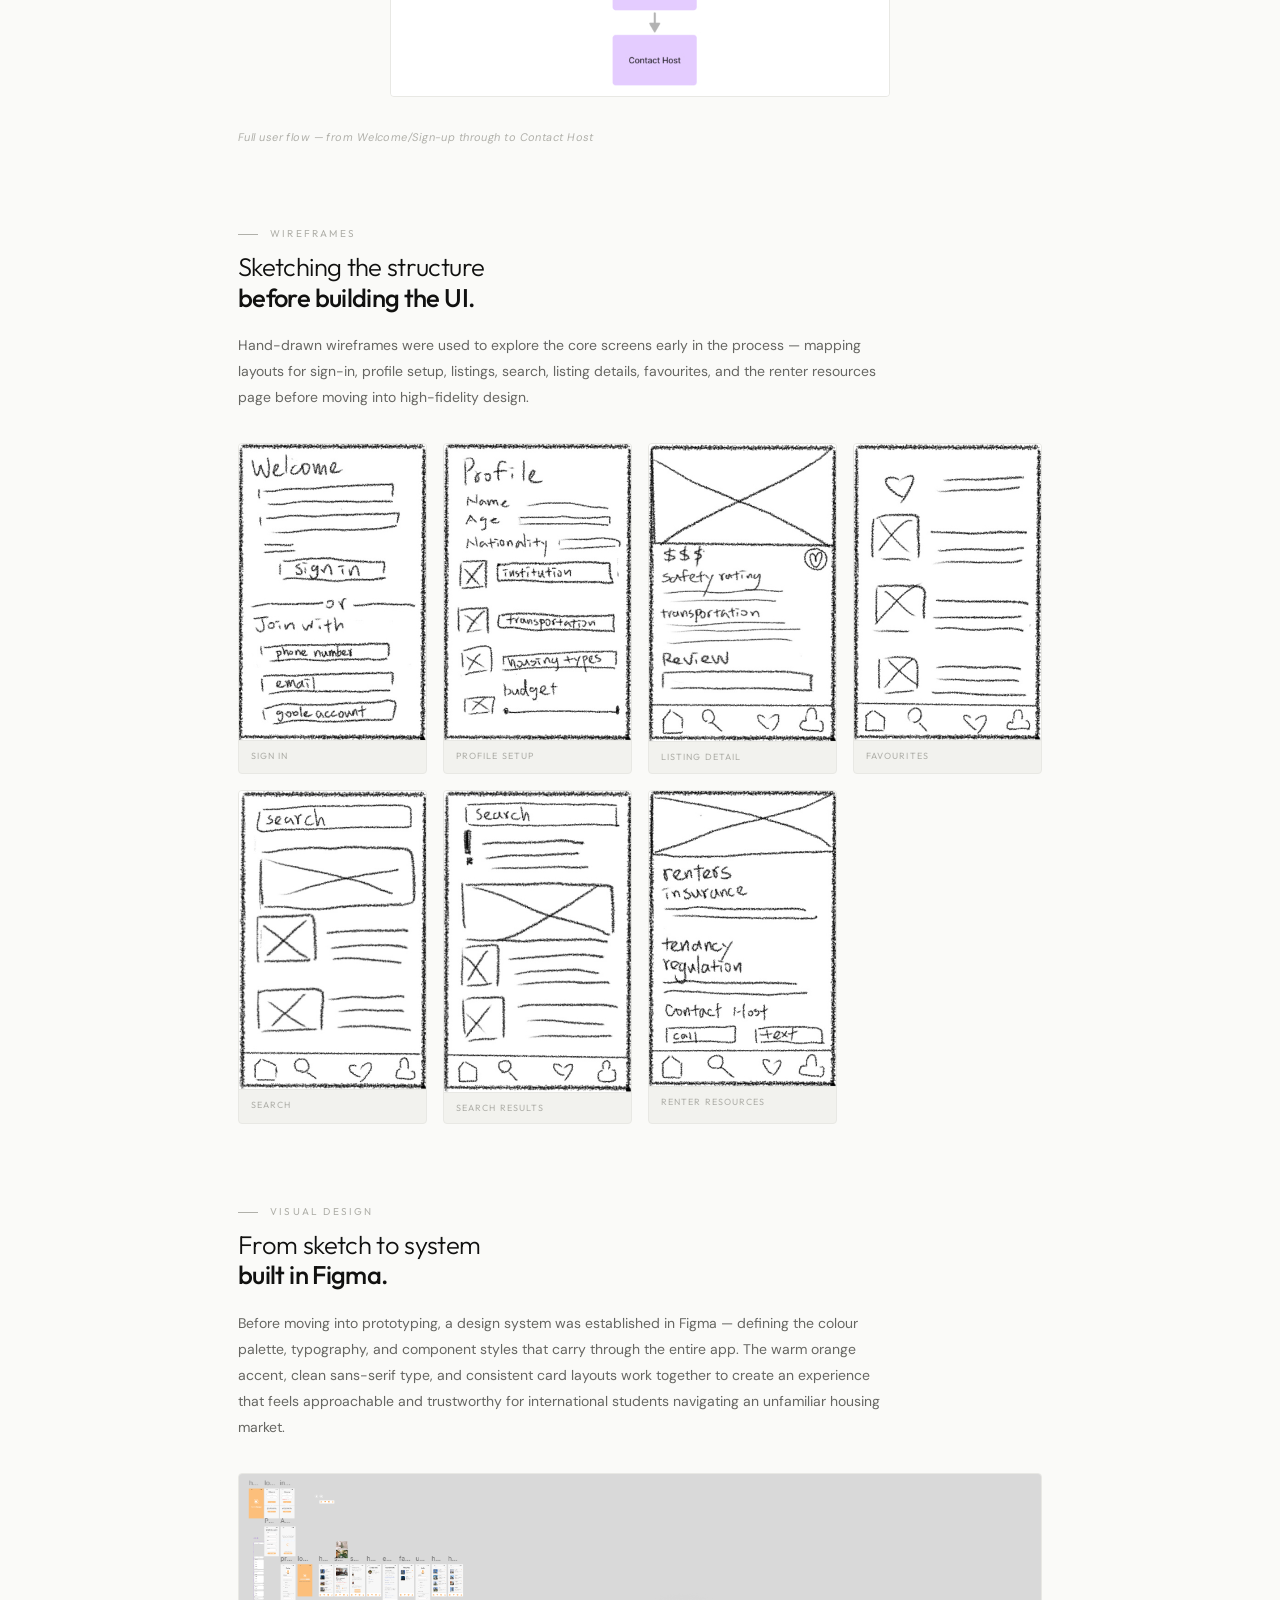
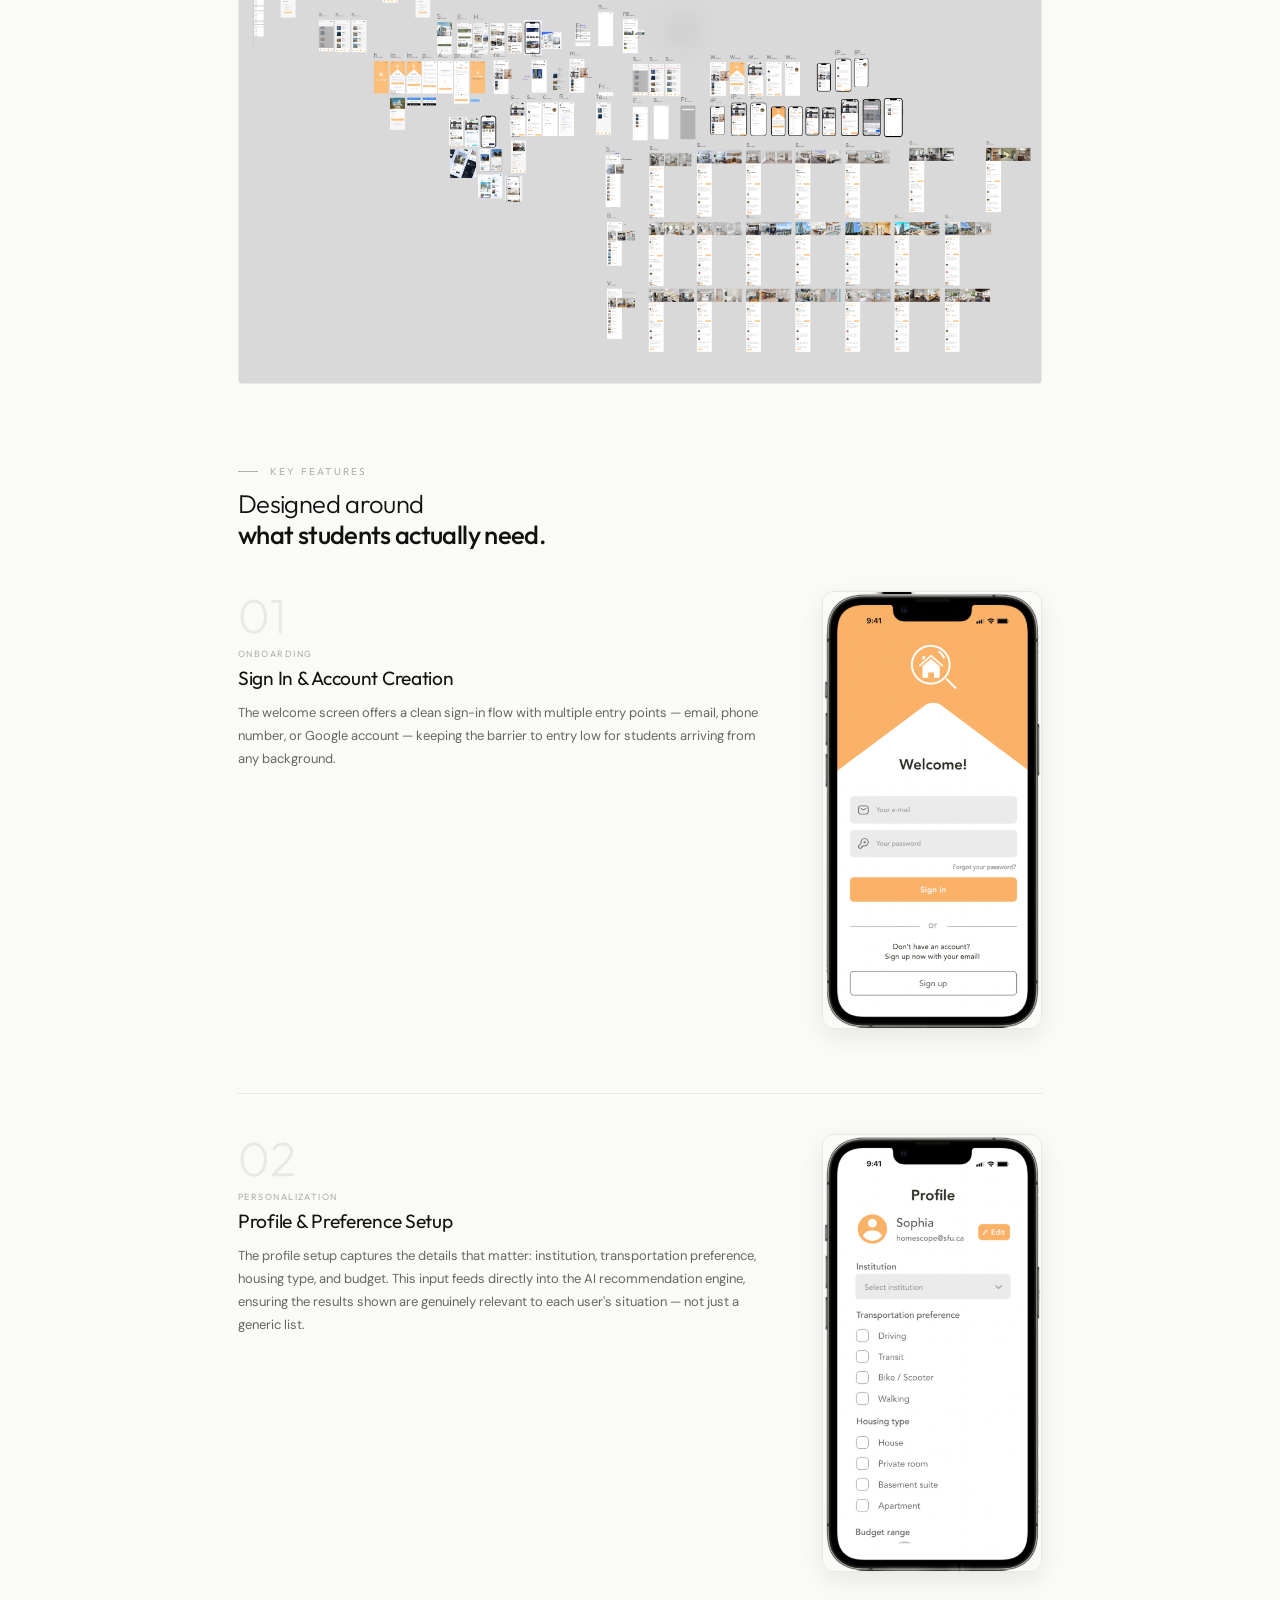
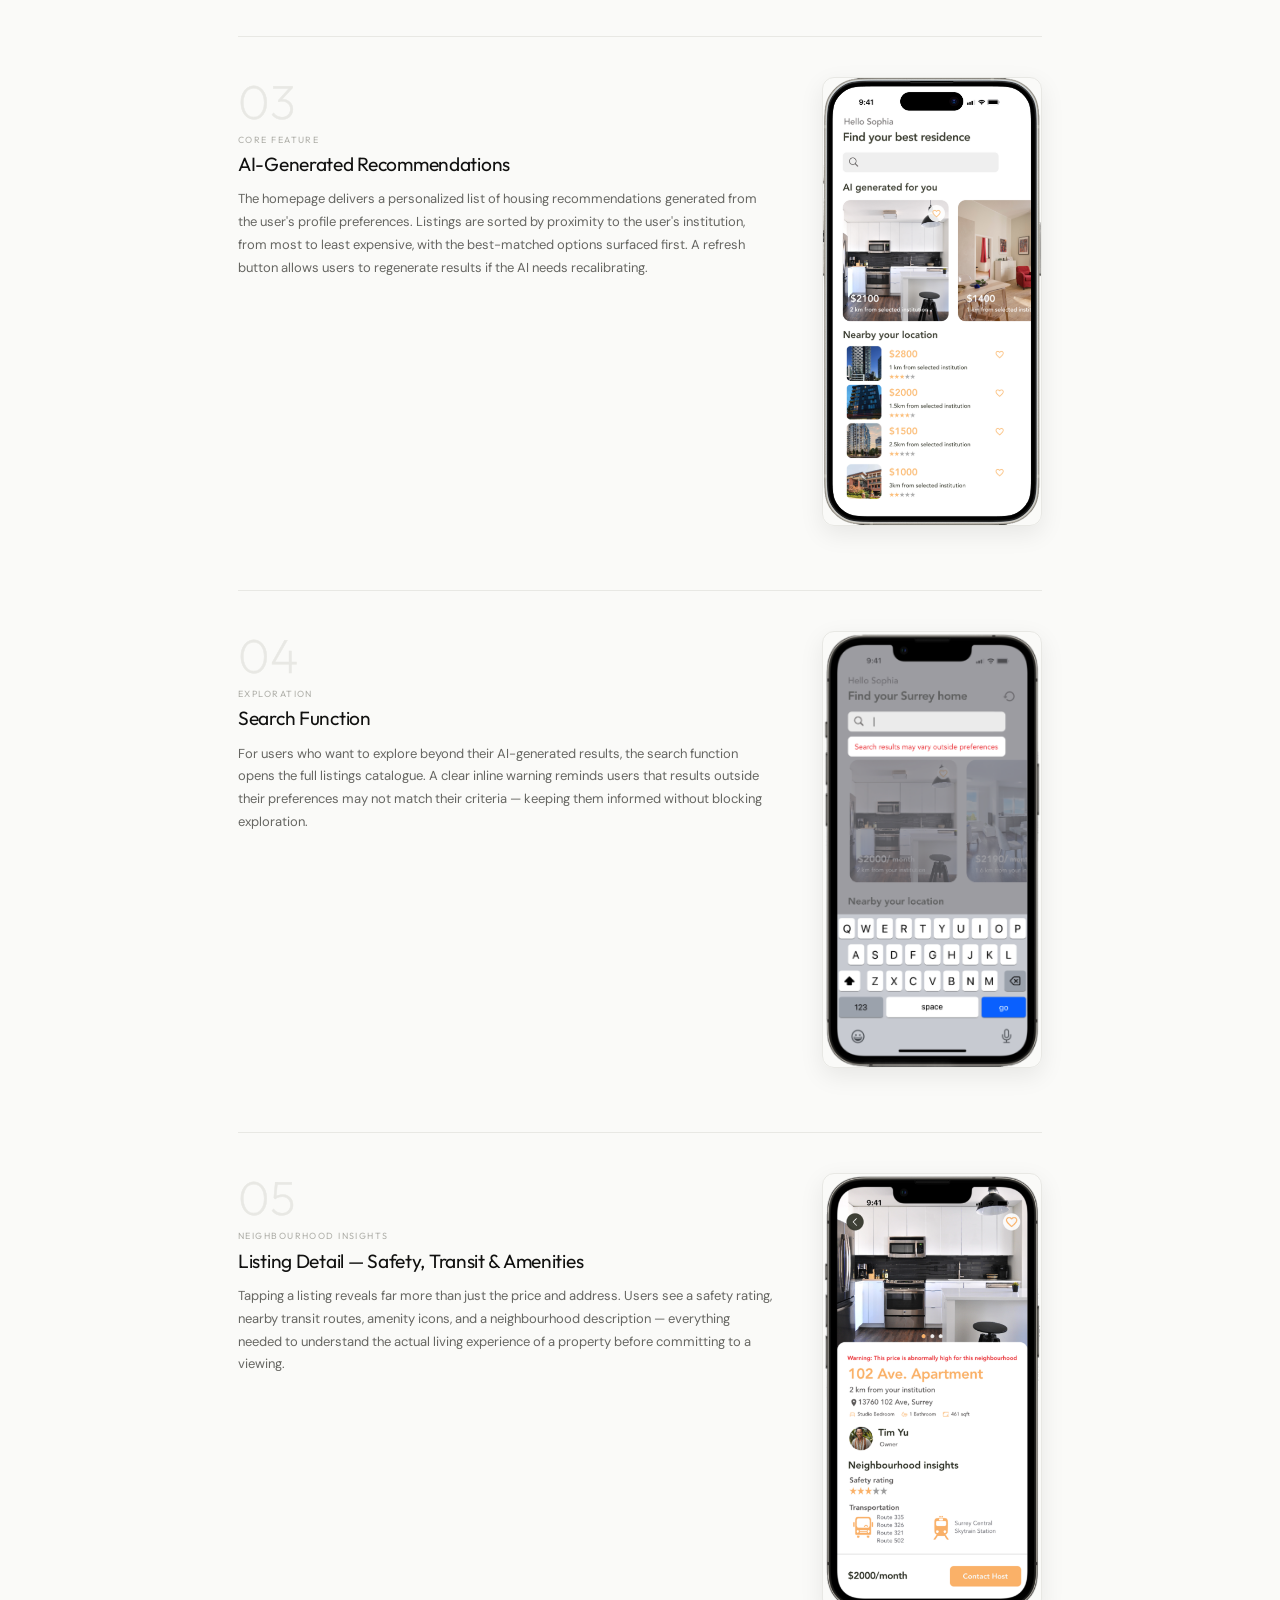
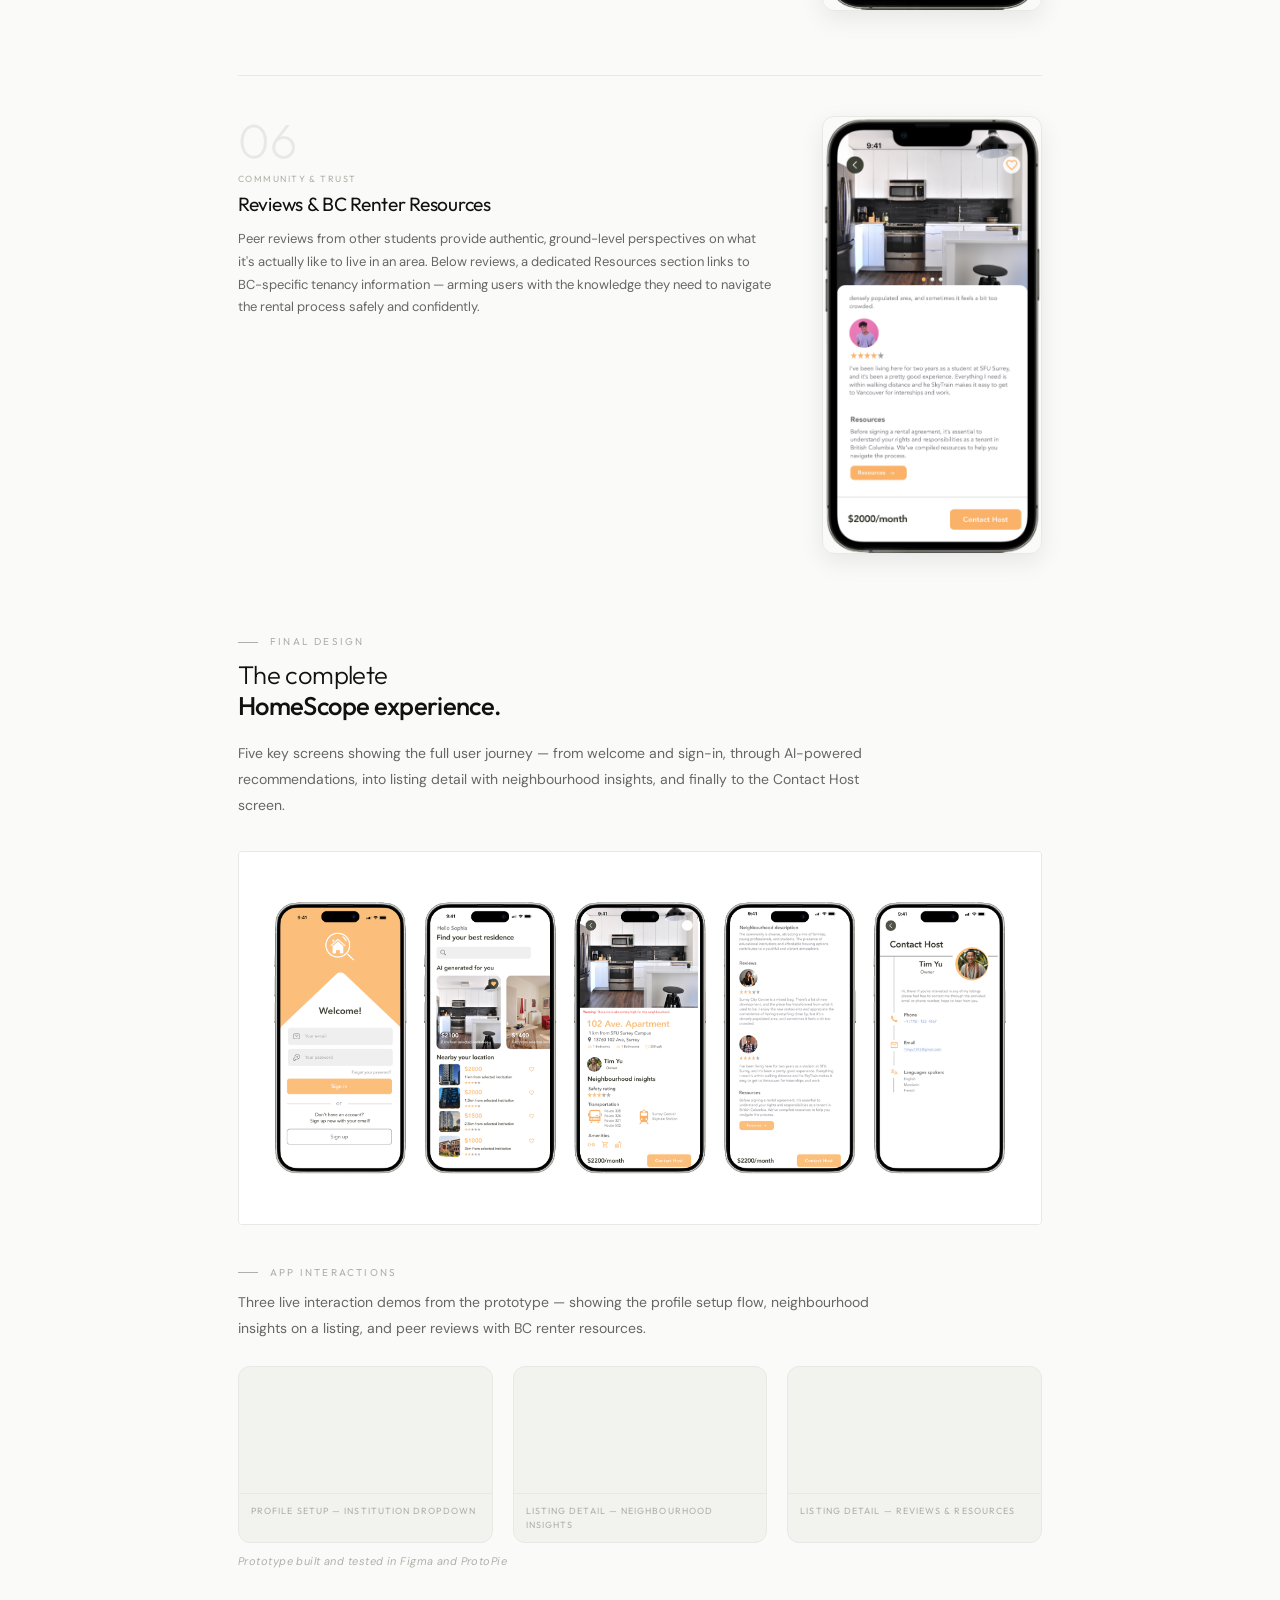
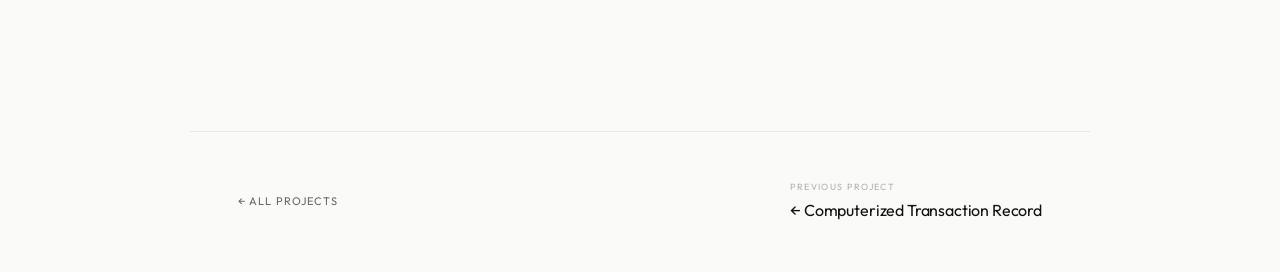
<file: homescope_case_study.html>
<!DOCTYPE html>
<html lang="en">
<head>
<meta charset="UTF-8">
<meta name="viewport" content="width=device-width, initial-scale=1.0">
<title>HomeScope — Zachary Lu-Ming Fan</title>
<meta name="description" content="Simon Fraser University — a housing app for international students, surfacing affordable listings alongside neighbourhood safety, transit, and amenity insights.">
<link rel="icon" type="image/svg+xml" href="favicon.svg">
<meta property="og:type" content="article">
<meta property="og:title" content="HomeScope — Zachary Lu-Ming Fan">
<meta property="og:description" content="Simon Fraser University — a housing app for international students, surfacing affordable listings alongside neighbourhood safety, transit, and amenity insights.">
<meta property="og:url" content="https://zachfan-96.github.io/homescope_case_study.html">
<meta property="og:image" content="https://zachfan-96.github.io/portfolio-homescope.png">
<meta name="twitter:card" content="summary_large_image">
<meta name="twitter:title" content="HomeScope — Zachary Lu-Ming Fan">
<meta name="twitter:description" content="Simon Fraser University — a housing app for international students arriving in Canada.">
<meta name="twitter:image" content="https://zachfan-96.github.io/portfolio-homescope.png">
<link href="https://fonts.googleapis.com/css2?family=Outfit:wght@200;300;400;500;600&family=DM+Sans:opsz,wght@9..40,300;9..40,400;9..40,500&display=swap" rel="stylesheet">
<link rel="stylesheet" href="styles.css">

<style>
:root {
  --accent: #e8a04a;
  --accent-soft: #fdf3e6;
}

.hero-img-wrap { max-width: 900px; margin: 3rem auto 0; padding: 0 3rem; }
.hero-img-wrap img { width: 100%; display: block; border-radius: 6px; }

/* CONTENT */
.case-content { max-width: 900px; margin: 0 auto; padding: 5rem 3rem; }
.case-section { margin-bottom: 5rem; }
.section-body + .section-body { margin-top: 1rem; }

/* TWO COL */
.two-col {
  display: grid; grid-template-columns: 1fr 1fr; gap: 1.5rem; margin-top: 2.5rem;
}
.info-block {
  padding: 1.75rem; background: var(--paper-2); border-radius: 4px; border: 0.5px solid var(--ink-10);
}
.info-block-label {
  font-family: 'Outfit', sans-serif; font-size: 9px; letter-spacing: 0.18em;
  text-transform: uppercase; color: var(--ink-30); margin-bottom: 0.75rem;
}
.info-block-text { font-size: 13px; color: var(--ink); line-height: 1.7; }

/* USER FLOW */
.flow-img {
  width: 100%; max-width: 500px; display: block; margin: 2rem auto;
  border-radius: 4px; border: 0.5px solid var(--ink-10);
}

/* WIREFRAMES GRID */
.wf-grid {
  display: grid; grid-template-columns: repeat(4, 1fr); gap: 1rem; margin-top: 2rem;
}
.wf-card {
  border: 0.5px solid var(--ink-10); border-radius: 4px; overflow: hidden; background: var(--paper-2);
}
.wf-card img { width: 100%; display: block; }
.wf-card-label {
  padding: 0.5rem 0.75rem;
  font-family: 'Outfit', sans-serif; font-size: 9px; letter-spacing: 0.12em;
  text-transform: uppercase; color: var(--ink-30); border-top: 0.5px solid var(--ink-10);
}

/* FEATURE ROWS */
.feature-rows { display: flex; flex-direction: column; gap: 4rem; margin-top: 2.5rem; }
.feature-row {
  display: grid; grid-template-columns: 1fr 220px; gap: 3rem; align-items: start;
  padding-top: 2.5rem; border-top: 0.5px solid var(--ink-10);
}
.feature-row:first-child { border-top: none; padding-top: 0; }
.feature-num {
  font-family: 'Outfit', sans-serif; font-size: 3rem; font-weight: 200;
  color: var(--ink-10); -webkit-text-stroke: 0.5px var(--ink-10); line-height: 1; margin-bottom: 0.5rem;
}
.feature-label {
  font-family: 'Outfit', sans-serif; font-size: 9px; letter-spacing: 0.16em;
  text-transform: uppercase; color: var(--ink-30); margin-bottom: 0.4rem;
}
.feature-title {
  font-family: 'Outfit', sans-serif; font-size: 1.2rem; font-weight: 400;
  color: var(--ink); letter-spacing: -0.015em; margin-bottom: 0.75rem; line-height: 1.2;
}
.feature-text { font-size: 13px; color: var(--ink-60); line-height: 1.75; }

.feature-img {
  width: 100%; border-radius: 12px; display: block;
  border: 0.5px solid var(--ink-10);
  box-shadow: 0 8px 24px rgba(0,0,0,0.08);
}

/* BOTTOM NAV */
.prev-project { display: flex; flex-direction: column; gap: 0.25rem; text-decoration: none; }
.prev-label {
  font-family: 'Outfit', sans-serif; font-size: 9px; letter-spacing: 0.16em;
  text-transform: uppercase; color: var(--ink-30);
}
.prev-title {
  font-family: 'Outfit', sans-serif; font-size: 1rem; font-weight: 400;
  letter-spacing: -0.01em; color: var(--ink); transition: opacity 0.2s;
}
.prev-project:hover .prev-title { opacity: 0.6; }

@media (max-width: 768px) {
  .two-col { grid-template-columns: 1fr; }
  .wf-grid { grid-template-columns: repeat(2, 1fr); }
  .feature-row { grid-template-columns: 1fr; }
  .feature-img { max-width: 280px; margin: 0 auto; }
}

.gif-grid { display: grid; grid-template-columns: repeat(3, 1fr); gap: 1.25rem; margin-top: 1.5rem; }
.gif-card { border: 0.5px solid var(--ink-10); border-radius: 12px; overflow: hidden; background: var(--paper-2); }
.gif-img { width: 100%; display: block; }
.gif-card-label { padding: 0.6rem 0.75rem; font-family: 'Outfit', sans-serif; font-size: 9px; letter-spacing: 0.12em; text-transform: uppercase; color: var(--ink-30); border-top: 0.5px solid var(--ink-10); }
@media (max-width: 768px) { .gif-grid { grid-template-columns: 1fr; } }

</style>
</head>

<body>

<nav>
  <a class="nav-back" href="index.html">← Back</a>
  <a class="nav-name" href="index.html">Zachary Lu-Ming Fan</a>
</nav>

<!-- HERO -->
<div class="case-hero">
  <div class="case-hero-inner">
    <div class="case-eyebrow">Case Study · 03</div>
    <h1 class="case-title">Home<span>Scope</span></h1>
    <p class="case-subtitle">Simon Fraser University — Mobile Application Design</p>
    <div class="case-meta-grid">
      <div class="case-meta-item">
        <div class="case-meta-label">Client</div>
        <div class="case-meta-value">Simon Fraser University</div>
      </div>
      <div class="case-meta-item">
        <div class="case-meta-label">My Role</div>
        <div class="case-meta-value">UI/UX Designer</div>
      </div>
      <div class="case-meta-item">
        <div class="case-meta-label">Platform</div>
        <div class="case-meta-value">iOS Mobile App</div>
      </div>
      <div class="case-meta-item">
        <div class="case-meta-label">Year</div>
        <div class="case-meta-value">2024</div>
      </div>
    </div>
  </div>
  <div class="hero-img-wrap">
    <img src="homescope-5-screens.png" width="2623" height="1216" alt="HomeScope App Overview" class="">
  </div>
</div>

<!-- CONTENT -->
<div class="case-content">

  <!-- PROBLEM & SOLUTION -->
  <div class="case-section">
    <div class="section-label">Problem &amp; Solution</div>
    <h2 class="section-heading">Navigating a new city's housing market<br><strong>is hard enough without a roadmap.</strong></h2>
    <p class="section-body">User research revealed a consistent pain point among international students arriving in Canada: finding reasonable, affordable housing is one of the biggest obstacles they face. Without local knowledge, reliable resources, or familiarity with the market, the process is overwhelming before it even begins.</p>
    <p class="section-body">HomeScope was designed to change that. Built around the specific needs of international students, the app simplifies the housing search from the ground up — offering a smoother transition and a more secure path to finding a home.</p>
    <div class="two-col">
      <div class="info-block">
        <div class="info-block-label">The Problem</div>
        <div class="info-block-text">International students face a housing market they don't know, with few localized resources, limited awareness of which neighbourhoods are safe or practical, and real exposure to housing scams targeting newcomers.</div>
      </div>
      <div class="info-block">
        <div class="info-block-label">The Solution</div>
        <div class="info-block-text">A user-focused mobile app that delivers AI-powered recommendations, neighbourhood insights, and BC-specific renter resources — designed to give international students the best possible shot at securing a home they feel safe in.</div>
      </div>
    </div>
    <div class="case-tags">
      <span class="case-tag">UI Design</span>
      <span class="case-tag">UX Design</span>
      <span class="case-tag">UX Research</span>
      <span class="case-tag">Prototyping</span>
      <span class="case-tag">Figma</span>
      <span class="case-tag">Mobile UX</span>
      <span class="case-tag">Product Design</span>
      <span class="case-tag">ProtoPie</span>
    </div>
  </div>

  <!-- WHY HOMESCOPE -->
  <div class="case-section">
    <div class="section-label">Why HomeScope</div>
    <h2 class="section-heading">More than a listings app —<br><strong>a platform built around the user.</strong></h2>
    <p class="section-body">HomeScope keeps user needs at the centre of every design decision. While other housing platforms offer basic listings, HomeScope delivers an experience tailored to the unique challenges international students face — combining transparency, safety, and genuine support into a single, intuitive tool.</p>
    <div class="two-col" style="margin-top:2rem;">
      <div class="info-block">
        <div class="info-block-label">Competitive Edge</div>
        <div class="info-block-text">Rather than simply presenting listings, HomeScope provides users with a complete picture of the living experience — safety ratings, transit options, neighbourhood culture, peer reviews, and direct host contact — all within a single flow.</div>
      </div>
      <div class="info-block">
        <div class="info-block-label">User Empathy</div>
        <div class="info-block-text">HomeScope directly addresses the anxieties of arriving somewhere new: personalized recommendations based on your institution, transparent neighbourhood data, and built-in renter's resources so users know their rights before signing anything.</div>
      </div>
      <div class="info-block">
        <div class="info-block-label">The Bigger Picture</div>
        <div class="info-block-text">HomeScope isn't just a tool — it's a support system for students building a new life in unfamiliar territory. By prioritizing accessibility, inclusivity, and student-specific needs, the app aims to be a genuine lifeline for newcomers.</div>
      </div>
      <div class="info-block">
        <div class="info-block-label">Design Approach</div>
        <div class="info-block-text">User empathy drove every feature decision. From the AI recommendation engine to the BC-specific renter resources, every element exists because real user research identified it as a gap that existing platforms failed to fill.</div>
      </div>
    </div>
  </div>

  <!-- USER FLOW -->
  <div class="case-section">
    <div class="section-label">User Flow</div>
    <h2 class="section-heading">From sign-up to<br><strong>contacting a host.</strong></h2>
    <p class="section-body">The user flow was mapped early to ensure the path from onboarding through to finding and contacting a host was as direct as possible. New users complete a personal information form and set their housing preferences before landing on their personalized recommendations page.</p>
    <a href="#lb-1" class="lightbox-link" aria-label="Enlarge image">
      <img loading="lazy" class="flow-img" src="homescope-user-flow.jpg" width="747" height="1080" alt="HomeScope User Flow Diagram">
    </a>
    <div class="img-caption">Full user flow — from Welcome/Sign-up through to Contact Host</div>
    <div id="lb-1" class="lightbox">
      <a href="#!" class="lightbox-backdrop" aria-label="Close enlarged image"></a>
      <a href="#!" class="lightbox-close" aria-label="Close enlarged image">&times;</a>
      <img src="homescope-user-flow.jpg" alt="HomeScope User Flow Diagram">
    </div>
  </div>

  <!-- WIREFRAMES -->
  <div class="case-section">
    <div class="section-label">Wireframes</div>
    <h2 class="section-heading">Sketching the structure<br><strong>before building the UI.</strong></h2>
    <p class="section-body">Hand-drawn wireframes were used to explore the core screens early in the process — mapping layouts for sign-in, profile setup, listings, search, listing details, favourites, and the renter resources page before moving into high-fidelity design.</p>
    <div class="wf-grid">
      <div class="wf-card"><a href="#lb-2" class="lightbox-link" aria-label="Enlarge image"><img loading="lazy" src="homescope-app-wf-1.jpg" width="330" height="523" alt="Wireframe: Sign In" class="wf-img"></a><div class="wf-card-label">Sign In</div></div>
      <div id="lb-2" class="lightbox">
        <a href="#!" class="lightbox-backdrop" aria-label="Close enlarged image"></a>
        <a href="#!" class="lightbox-close" aria-label="Close enlarged image">&times;</a>
        <img src="homescope-app-wf-1.jpg" alt="Wireframe: Sign In">
      </div>
      <div class="wf-card"><a href="#lb-3" class="lightbox-link" aria-label="Enlarge image"><img loading="lazy" src="homescope-app-wf-2.jpg" width="330" height="522" alt="Wireframe: Profile Setup" class="wf-img"></a><div class="wf-card-label">Profile Setup</div></div>
      <div id="lb-3" class="lightbox">
        <a href="#!" class="lightbox-backdrop" aria-label="Close enlarged image"></a>
        <a href="#!" class="lightbox-close" aria-label="Close enlarged image">&times;</a>
        <img src="homescope-app-wf-2.jpg" alt="Wireframe: Profile Setup">
      </div>
      <div class="wf-card"><a href="#lb-4" class="lightbox-link" aria-label="Enlarge image"><img loading="lazy" src="homescope-app-wf-3.jpg" width="330" height="525" alt="Wireframe: Listing Detail" class="wf-img"></a><div class="wf-card-label">Listing Detail</div></div>
      <div id="lb-4" class="lightbox">
        <a href="#!" class="lightbox-backdrop" aria-label="Close enlarged image"></a>
        <a href="#!" class="lightbox-close" aria-label="Close enlarged image">&times;</a>
        <img src="homescope-app-wf-3.jpg" alt="Wireframe: Listing Detail">
      </div>
      <div class="wf-card"><a href="#lb-5" class="lightbox-link" aria-label="Enlarge image"><img loading="lazy" src="homescope-app-wf-4.jpg" width="330" height="523" alt="Wireframe: Favourites" class="wf-img"></a><div class="wf-card-label">Favourites</div></div>
      <div id="lb-5" class="lightbox">
        <a href="#!" class="lightbox-backdrop" aria-label="Close enlarged image"></a>
        <a href="#!" class="lightbox-close" aria-label="Close enlarged image">&times;</a>
        <img src="homescope-app-wf-4.jpg" alt="Wireframe: Favourites">
      </div>
      <div class="wf-card"><a href="#lb-6" class="lightbox-link" aria-label="Enlarge image"><img loading="lazy" src="homescope-app-wf-5.jpg" width="330" height="526" alt="Wireframe: Search" class="wf-img"></a><div class="wf-card-label">Search</div></div>
      <div id="lb-6" class="lightbox">
        <a href="#!" class="lightbox-backdrop" aria-label="Close enlarged image"></a>
        <a href="#!" class="lightbox-close" aria-label="Close enlarged image">&times;</a>
        <img src="homescope-app-wf-5.jpg" alt="Wireframe: Search">
      </div>
      <div class="wf-card"><a href="#lb-7" class="lightbox-link" aria-label="Enlarge image"><img loading="lazy" src="homescope-app-wf-6.jpg" width="330" height="531" alt="Wireframe: Search Results" class="wf-img"></a><div class="wf-card-label">Search Results</div></div>
      <div id="lb-7" class="lightbox">
        <a href="#!" class="lightbox-backdrop" aria-label="Close enlarged image"></a>
        <a href="#!" class="lightbox-close" aria-label="Close enlarged image">&times;</a>
        <img src="homescope-app-wf-6.jpg" alt="Wireframe: Search Results">
      </div>
      <div class="wf-card"><a href="#lb-8" class="lightbox-link" aria-label="Enlarge image"><img loading="lazy" src="homescope-app-wf-7.jpg" width="330" height="521" alt="Wireframe: Renter Resources" class="wf-img"></a><div class="wf-card-label">Renter Resources</div></div>
      <div id="lb-8" class="lightbox">
        <a href="#!" class="lightbox-backdrop" aria-label="Close enlarged image"></a>
        <a href="#!" class="lightbox-close" aria-label="Close enlarged image">&times;</a>
        <img src="homescope-app-wf-7.jpg" alt="Wireframe: Renter Resources">
      </div>
    </div>
  </div>

  <!-- VISUAL DESIGN -->
  <div class="case-section">
    <div class="section-label">Visual Design</div>
    <h2 class="section-heading">From sketch to system<br><strong>built in Figma.</strong></h2>
    <p class="section-body">Before moving into prototyping, a design system was established in Figma — defining the colour palette, typography, and component styles that carry through the entire app. The warm orange accent, clean sans-serif type, and consistent card layouts work together to create an experience that feels approachable and trustworthy for international students navigating an unfamiliar housing market.</p>
    <a href="#lb-9" class="lightbox-link" aria-label="Enlarge image">
      <img loading="lazy" src="homescope-figma.png" width="1358" height="862" alt="HomeScope Final Design - Five Screen Overview" class="full-img">
    </a>
    <div id="lb-9" class="lightbox">
      <a href="#!" class="lightbox-backdrop" aria-label="Close enlarged image"></a>
      <a href="#!" class="lightbox-close" aria-label="Close enlarged image">&times;</a>
      <img src="homescope-figma.png" alt="HomeScope Final Design - Five Screen Overview">
    </div>
  </div>

  <!-- KEY FEATURES -->
  <div class="case-section">
    <div class="section-label">Key Features</div>
    <h2 class="section-heading">Designed around<br><strong>what students actually need.</strong></h2>

    <div class="feature-rows">

      <div class="feature-row">
        <div>
          <div class="feature-num">01</div>
          <div class="feature-label">Onboarding</div>
          <div class="feature-title">Sign In &amp; Account Creation</div>
          <p class="feature-text">The welcome screen offers a clean sign-in flow with multiple entry points — email, phone number, or Google account — keeping the barrier to entry low for students arriving from any background.</p>
        </div>
        <a href="#lb-10" class="lightbox-link" aria-label="Enlarge image">
          <img loading="lazy" src="homescope-app-ss-1.png" width="396" height="792" alt="HomeScope Sign In Screen" class="feature-img">
        </a>
        <div id="lb-10" class="lightbox">
          <a href="#!" class="lightbox-backdrop" aria-label="Close enlarged image"></a>
          <a href="#!" class="lightbox-close" aria-label="Close enlarged image">&times;</a>
          <img src="homescope-app-ss-1.png" alt="HomeScope Sign In Screen">
        </div>
      </div>

      <div class="feature-row">
        <div>
          <div class="feature-num">02</div>
          <div class="feature-label">Personalization</div>
          <div class="feature-title">Profile &amp; Preference Setup</div>
          <p class="feature-text">The profile setup captures the details that matter: institution, transportation preference, housing type, and budget. This input feeds directly into the AI recommendation engine, ensuring the results shown are genuinely relevant to each user's situation — not just a generic list.</p>
        </div>
        <a href="#lb-11" class="lightbox-link" aria-label="Enlarge image">
          <img loading="lazy" src="homescope-app-ss-2.png" width="396" height="792" alt="HomeScope Profile Setup Screen" class="feature-img">
        </a>
        <div id="lb-11" class="lightbox">
          <a href="#!" class="lightbox-backdrop" aria-label="Close enlarged image"></a>
          <a href="#!" class="lightbox-close" aria-label="Close enlarged image">&times;</a>
          <img src="homescope-app-ss-2.png" alt="HomeScope Profile Setup Screen">
        </div>
      </div>

      <div class="feature-row">
        <div>
          <div class="feature-num">03</div>
          <div class="feature-label">Core Feature</div>
          <div class="feature-title">AI-Generated Recommendations</div>
          <p class="feature-text">The homepage delivers a personalized list of housing recommendations generated from the user's profile preferences. Listings are sorted by proximity to the user's institution, from most to least expensive, with the best-matched options surfaced first. A refresh button allows users to regenerate results if the AI needs recalibrating.</p>
        </div>
        <a href="#lb-12" class="lightbox-link" aria-label="Enlarge image">
          <img loading="lazy" src="homescope-app-ss-3.png" width="432" height="886" alt="HomeScope AI Recommendations Feed" class="feature-img">
        </a>
        <div id="lb-12" class="lightbox">
          <a href="#!" class="lightbox-backdrop" aria-label="Close enlarged image"></a>
          <a href="#!" class="lightbox-close" aria-label="Close enlarged image">&times;</a>
          <img src="homescope-app-ss-3.png" alt="HomeScope AI Recommendations Feed">
        </div>
      </div>

      <div class="feature-row">
        <div>
          <div class="feature-num">04</div>
          <div class="feature-label">Exploration</div>
          <div class="feature-title">Search Function</div>
          <p class="feature-text">For users who want to explore beyond their AI-generated results, the search function opens the full listings catalogue. A clear inline warning reminds users that results outside their preferences may not match their criteria — keeping them informed without blocking exploration.</p>
        </div>
        <a href="#lb-13" class="lightbox-link" aria-label="Enlarge image">
          <img loading="lazy" src="homescope-app-ss-4.png" width="499" height="997" alt="HomeScope Search Screen" class="feature-img">
        </a>
        <div id="lb-13" class="lightbox">
          <a href="#!" class="lightbox-backdrop" aria-label="Close enlarged image"></a>
          <a href="#!" class="lightbox-close" aria-label="Close enlarged image">&times;</a>
          <img src="homescope-app-ss-4.png" alt="HomeScope Search Screen">
        </div>
      </div>

      <div class="feature-row">
        <div>
          <div class="feature-num">05</div>
          <div class="feature-label">Neighbourhood Insights</div>
          <div class="feature-title">Listing Detail — Safety, Transit &amp; Amenities</div>
          <p class="feature-text">Tapping a listing reveals far more than just the price and address. Users see a safety rating, nearby transit routes, amenity icons, and a neighbourhood description — everything needed to understand the actual living experience of a property before committing to a viewing.</p>
        </div>
        <a href="#lb-14" class="lightbox-link" aria-label="Enlarge image">
          <img loading="lazy" src="homescope-app-ss-5.png" width="381" height="762" alt="HomeScope Listing Detail - Neighbourhood Insights" class="feature-img">
        </a>
        <div id="lb-14" class="lightbox">
          <a href="#!" class="lightbox-backdrop" aria-label="Close enlarged image"></a>
          <a href="#!" class="lightbox-close" aria-label="Close enlarged image">&times;</a>
          <img src="homescope-app-ss-5.png" alt="HomeScope Listing Detail - Neighbourhood Insights">
        </div>
      </div>

      <div class="feature-row">
        <div>
          <div class="feature-num">06</div>
          <div class="feature-label">Community &amp; Trust</div>
          <div class="feature-title">Reviews &amp; BC Renter Resources</div>
          <p class="feature-text">Peer reviews from other students provide authentic, ground-level perspectives on what it's actually like to live in an area. Below reviews, a dedicated Resources section links to BC-specific tenancy information — arming users with the knowledge they need to navigate the rental process safely and confidently.</p>
        </div>
        <a href="#lb-15" class="lightbox-link" aria-label="Enlarge image">
          <img loading="lazy" src="homescope-app-ss-7.png" width="493" height="986" alt="HomeScope Reviews and Resources" class="feature-img">
        </a>
        <div id="lb-15" class="lightbox">
          <a href="#!" class="lightbox-backdrop" aria-label="Close enlarged image"></a>
          <a href="#!" class="lightbox-close" aria-label="Close enlarged image">&times;</a>
          <img src="homescope-app-ss-7.png" alt="HomeScope Reviews and Resources">
        </div>
      </div>

    </div>
  </div>

  <!-- FINAL DESIGN -->
  <div class="case-section">
    <div class="section-label">Final Design</div>
    <h2 class="section-heading">The complete<br><strong>HomeScope experience.</strong></h2>
    <p class="section-body">Five key screens showing the full user journey — from welcome and sign-in, through AI-powered recommendations, into listing detail with neighbourhood insights, and finally to the Contact Host screen.</p>
    <a href="#lb-16" class="lightbox-link" aria-label="Enlarge image">
      <img loading="lazy" src="homescope-5-screens.png" width="2623" height="1216" alt="HomeScope Final Design - Five Screen Overview" class="full-img">
    </a>
    <div id="lb-16" class="lightbox">
      <a href="#!" class="lightbox-backdrop" aria-label="Close enlarged image"></a>
      <a href="#!" class="lightbox-close" aria-label="Close enlarged image">&times;</a>
      <img src="homescope-5-screens.png" alt="HomeScope Final Design - Five Screen Overview">
    </div>

    <div class="section-label" style="margin-top:2.5rem;">App Interactions</div>
    <p class="section-body" style="margin-bottom:1.5rem;">Three live interaction demos from the prototype — showing the profile setup flow, neighbourhood insights on a listing, and peer reviews with BC renter resources.</p>
    <div class="gif-grid">
      <div class="gif-card">
        <video class="gif-img" src="homescope-app-demo-1.mp4" width="400" height="802" autoplay loop muted playsinline aria-label="Profile Setup Interaction"></video>
        <div class="gif-card-label">Profile Setup — Institution Dropdown</div>
        </div>
        <div class="gif-card">
        <video class="gif-img" src="homescope-app-demo-2.mp4" width="400" height="802" autoplay loop muted playsinline aria-label="Neighbourhood Insights Interaction"></video>
        <div class="gif-card-label">Listing Detail — Neighbourhood Insights</div>
        </div>
        <div class="gif-card">
        <video class="gif-img" src="homescope-app-demo-3.mp4" width="400" height="802" autoplay loop muted playsinline aria-label="Reviews and Resources Interaction"></video>
        <div class="gif-card-label">Listing Detail — Reviews &amp; Resources</div>
        </div>
      </div>

    <div class="img-caption">Prototype built and tested in Figma and ProtoPie</div>
  </div>

</div>

<!-- BOTTOM NAV -->
<div class="case-bottom-nav">
  <a class="back-link" href="index.html">← All projects</a>
  <a class="prev-project" href="ctr_case_study.html">
    <span class="prev-label">Previous project</span>
    <span class="prev-title">← Computerized Transaction Record</span>
  </a>
</div>

</body>

</html>
</file>
<file: styles.css>
/* ===== Reset & base ===== */
*, *::before, *::after { box-sizing: border-box; margin: 0; padding: 0; }
img, video { height: auto; }
:root {
  --ink: #111110;
  --ink-60: #666662;
  --ink-30: #b0b0aa;
  --ink-10: #e8e8e4;
  --paper: #fafaf8;
  --paper-2: #f2f2ee;
}
html { scroll-behavior: smooth; }
body { font-family: 'DM Sans', sans-serif; background: var(--paper); color: var(--ink); line-height: 1.6; }

/* ===== Nav ===== */
nav {
  display: flex; align-items: center; justify-content: space-between;
  padding: 1.25rem 3rem; background: var(--paper);
  border-bottom: 0.5px solid var(--ink-10); position: sticky; top: 0; z-index: 100;
}
.nav-name {
  font-family: 'Outfit', sans-serif; font-size: 13px; font-weight: 500;
  letter-spacing: 0.1em; text-transform: uppercase; color: var(--ink); text-decoration: none;
}
.nav-back {
  font-family: 'Outfit', sans-serif; font-size: 11px; font-weight: 400;
  letter-spacing: 0.1em; text-transform: uppercase; color: var(--ink-60);
  text-decoration: none; display: flex; align-items: center; gap: 0.5rem; transition: color 0.2s;
  padding: 0.75rem 0;
}
.nav-back:hover { color: var(--ink); }
.nav-right { display: flex; align-items: center; gap: 2rem; }
.nav-link {
  font-family: 'Outfit', sans-serif; font-size: 11px; font-weight: 400;
  letter-spacing: 0.1em; text-transform: uppercase; color: var(--ink-60);
  text-decoration: none; transition: color 0.2s;
  display: inline-block; padding: 0.75rem 0;
}
.nav-link:hover { color: var(--ink); }
.nav-cta {
  font-family: 'Outfit', sans-serif; font-size: 11px; font-weight: 500;
  letter-spacing: 0.1em; text-transform: uppercase; padding: 0.5rem 1.25rem;
  border: 0.5px solid var(--ink); border-radius: 2rem; color: var(--ink);
  text-decoration: none; transition: background 0.2s, color 0.2s;
}
.nav-cta:hover { background: var(--ink); color: var(--paper); }

/* ===== Section eyebrow / label ===== */
.section-eyebrow, .section-label {
  font-family: 'Outfit', sans-serif; font-size: 10px; font-weight: 400;
  letter-spacing: 0.22em; text-transform: uppercase; color: var(--ink-30);
  margin-bottom: 0.6rem; display: flex; align-items: center; gap: 0.75rem;
}
.section-eyebrow::before, .section-label::before {
  content: ''; display: block; width: 20px; height: 0.5px; background: var(--ink-30);
}

/* ===== Case study hero ===== */
.case-hero { background: var(--ink); padding: 5rem 3rem 4rem; }
.case-hero-inner { max-width: 900px; margin: 0 auto; }
.case-eyebrow {
  font-family: 'Outfit', sans-serif; font-size: 10px; font-weight: 400;
  letter-spacing: 0.22em; text-transform: uppercase; color: rgba(255,255,255,0.3);
  margin-bottom: 1.5rem; display: flex; align-items: center; gap: 0.75rem;
}
.case-eyebrow::before { content: ''; display: block; width: 20px; height: 0.5px; background: rgba(255,255,255,0.3); }
.case-title {
  font-family: 'Outfit', sans-serif; font-size: clamp(2rem, 4vw, 3.2rem);
  font-weight: 200; line-height: 1.1; color: #fff; letter-spacing: -0.03em; margin-bottom: 0.5rem;
}
.case-title span { font-weight: 500; }
.case-subtitle { font-size: 15px; color: rgba(255,255,255,0.4); margin-bottom: 3rem; font-weight: 300; }
.case-meta-grid {
  display: grid; grid-template-columns: repeat(4, 1fr);
  border-top: 0.5px solid rgba(255,255,255,0.08); padding-top: 2rem;
}
.case-meta-item { padding-right: 2rem; }
.case-meta-label {
  font-family: 'Outfit', sans-serif; font-size: 9px; letter-spacing: 0.18em;
  text-transform: uppercase; color: rgba(255,255,255,0.25); margin-bottom: 0.4rem;
}
.case-meta-value { font-size: 13px; color: rgba(255,255,255,0.6); line-height: 1.5; }

/* ===== Case study content ===== */
.case-content { max-width: 900px; margin: 0 auto; padding: 5rem 3rem; }
.case-section { margin-bottom: 5rem; }
.section-heading {
  font-family: 'Outfit', sans-serif; font-size: 1.6rem; font-weight: 300;
  letter-spacing: -0.025em; color: var(--ink); margin-bottom: 1.25rem; line-height: 1.2;
}
.section-heading strong { font-weight: 500; }
.section-body { font-size: 14px; color: var(--ink-60); line-height: 1.85; max-width: 660px; }

.overview-block {
  padding: 1.75rem; background: var(--paper-2); border-radius: 4px; border: 0.5px solid var(--ink-10);
}
.overview-block-label {
  font-family: 'Outfit', sans-serif; font-size: 9px; letter-spacing: 0.18em;
  text-transform: uppercase; color: var(--ink-30); margin-bottom: 0.75rem;
}
.overview-block-text { font-size: 13px; color: var(--ink); line-height: 1.7; }

.full-img { width: 100%; border-radius: 4px; border: 0.5px solid var(--ink-10); display: block; margin-top: 2rem; }
.img-caption { font-size: 11px; color: var(--ink-30); letter-spacing: 0.04em; margin-top: 0.6rem; font-style: italic; }

.case-tags { display: flex; flex-wrap: wrap; gap: 0.4rem; margin-top: 1.5rem; }
.case-tag {
  font-size: 10px; letter-spacing: 0.07em; padding: 0.3rem 0.75rem;
  border: 0.5px solid var(--ink-10); border-radius: 2rem; color: var(--ink-60);
}

/* ===== Bottom nav ===== */
.case-bottom-nav {
  border-top: 0.5px solid var(--ink-10); padding: 3rem;
  display: flex; align-items: center; justify-content: space-between;
  max-width: 900px; margin: 0 auto;
}
.back-link {
  font-family: 'Outfit', sans-serif; font-size: 11px; letter-spacing: 0.1em;
  text-transform: uppercase; color: var(--ink-60); text-decoration: none;
  display: flex; align-items: center; gap: 0.5rem; transition: color 0.2s;
  padding: 0.75rem 0;
}
.back-link:hover { color: var(--ink); }
.next-project { display: flex; flex-direction: column; align-items: flex-end; gap: 0.25rem; text-decoration: none; }
.next-label {
  font-family: 'Outfit', sans-serif; font-size: 9px; letter-spacing: 0.16em;
  text-transform: uppercase; color: var(--ink-30);
}
.next-title {
  font-family: 'Outfit', sans-serif; font-size: 1rem; font-weight: 400;
  letter-spacing: -0.01em; color: var(--ink); transition: opacity 0.2s;
}
.next-project:hover .next-title { opacity: 0.6; }

/* ===== Lightbox (click-to-enlarge content images) ===== */
.lightbox-link { display: block; cursor: zoom-in; }
.lightbox {
  display: none;
  position: fixed; inset: 0; z-index: 1000;
  align-items: center; justify-content: center;
  padding: 3rem;
}
.lightbox:target { display: flex; }
.lightbox-backdrop { position: absolute; inset: 0; background: rgba(17,17,16,0.92); cursor: zoom-out; }
/* Selector is :target-qualified purely to win specificity (0,2,1). Most lightboxes
   sit inside a card wrapper whose page-specific rule sizes images to fill the card
   (.wf-card img / .component-card img, both 0,1,1, and in a later inline <style>),
   which would otherwise stretch the ENLARGED img's box far past the visible picture.
   Clicks on that transparent overhang land on the img, not the backdrop, so clicking
   beside the image failed to close the lightbox. width/height must stay auto here so
   the box hugs the picture exactly. */
.lightbox:target img {
  position: relative; width: auto; height: auto;
  max-width: 100%; max-height: 100%;
  object-fit: contain; border-radius: 4px;
  box-shadow: 0 20px 60px rgba(0,0,0,0.5);
}
.lightbox-close {
  position: fixed; top: 1.5rem; right: 2rem; z-index: 1001;
  width: 2.75rem; height: 2.75rem;
  display: flex; align-items: center; justify-content: center;
  color: var(--paper); font-family: 'Outfit', sans-serif; font-size: 1.75rem;
  font-weight: 300; line-height: 1; text-decoration: none; cursor: zoom-out;
  transition: opacity 0.2s;
}
.lightbox-close:hover { opacity: 0.65; }

/* ===== Shared animation ===== */
@keyframes fadeUp { from { opacity: 0; transform: translateY(14px); } to { opacity: 1; transform: translateY(0); } }
.case-hero-inner { animation: fadeUp 0.5s ease both; }

/* ===== Shared responsive ===== */
@media (max-width: 768px) {
  nav { padding: 1rem 1.5rem; }
  .case-hero { padding: 3rem 1.5rem 2.5rem; }
  .case-meta-grid { grid-template-columns: 1fr 1fr; gap: 1.5rem; }
  .case-content { padding: 3rem 1.5rem; }
  .case-bottom-nav { padding: 2rem 1.5rem; flex-direction: column; gap: 1.5rem; align-items: flex-start; }
  .lightbox { padding: 1.25rem; }
  .lightbox-close { top: 1rem; right: 1rem; width: 2.25rem; height: 2.25rem; font-size: 1.5rem; }
  .next-project { align-items: flex-start; }
}
</file>
